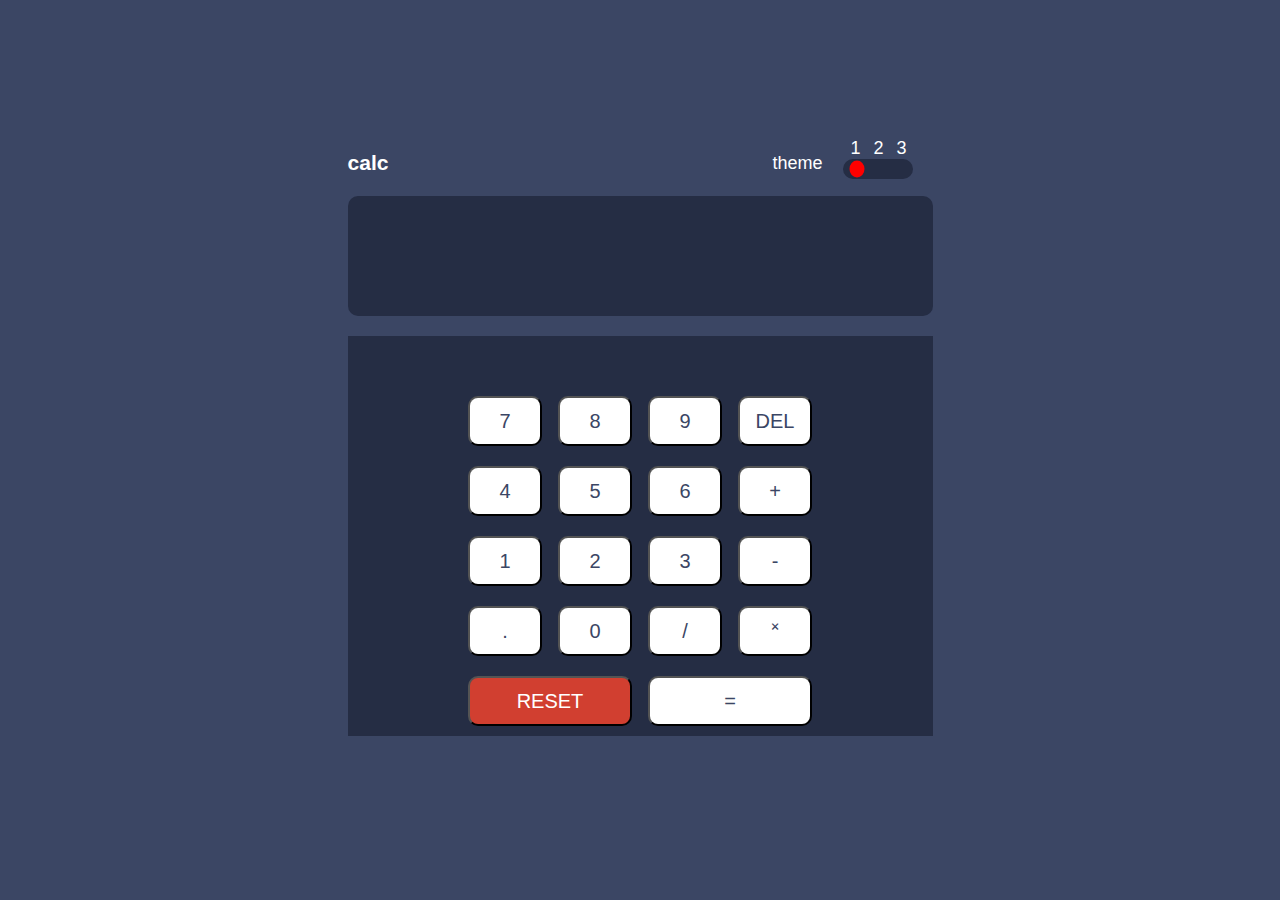
<file: calculator grid project/index.html>
<!DOCTYPE html>
<html lang="en">
<head>
    <meta charset="UTF-8">
    <meta name="viewport" content="width=device-width, initial-scale=1.0">
    <title>Calculator</title>
    <link rel="stylesheet" href="style.css">
</head>
<body>
    <section>
        <main>
            <div class="calculator-top">
                <div class="inner-top">
                <h3>calc</h3>
                <div class="calc-row">
                    <div class="theme">
                        <p>theme</p>
                    </div>   
                    <div class="theme" id="calc-slid">
                        <div><span>1</span>
                            <span>2</span>
                            <span>3</span>
                        </div>
                        <div class="big-radius">
                            <div class="small-radius">
                        </div>
                    </div>
                </div>
            </div>
            </div>
        <div class='topdecor top'>
            <div data-previousOperand class="output-space"></div>
            <div data-currentOperand class="output-space"></div>
        </div>
    <div class="Calculator-div">
        <div class="demo-top">
            <div class="topdesign"></div>
            <div class="output"></div>
        </div>
       
        <button data-number>7</button>
        <button data-number>8</button>
        <button data-number>9</button>
        <button data-delete class="delete">DEL</button>
        <button data-number>4</button>
        <button data-number>5</button>
        <button data-number>6</button>
        <button data-operation>+</button>
        <button data-number>1</button>
        <button data-number>2</button>
        <button data-number>3</button>
        <button data-operation>-</button>
        <button data-number>.</button>
        <button data-number>0</button>
        <button data-operation>/</button>
        <button data-operation>˟</button>
        <button data-clear class="span-two en">RESET</button>
        <button data-equals class="span-two net">=</button>
    </div>
    </div>
    </main>
</section>
    <script src="app.js"></script>
</body>
</html>
</file>
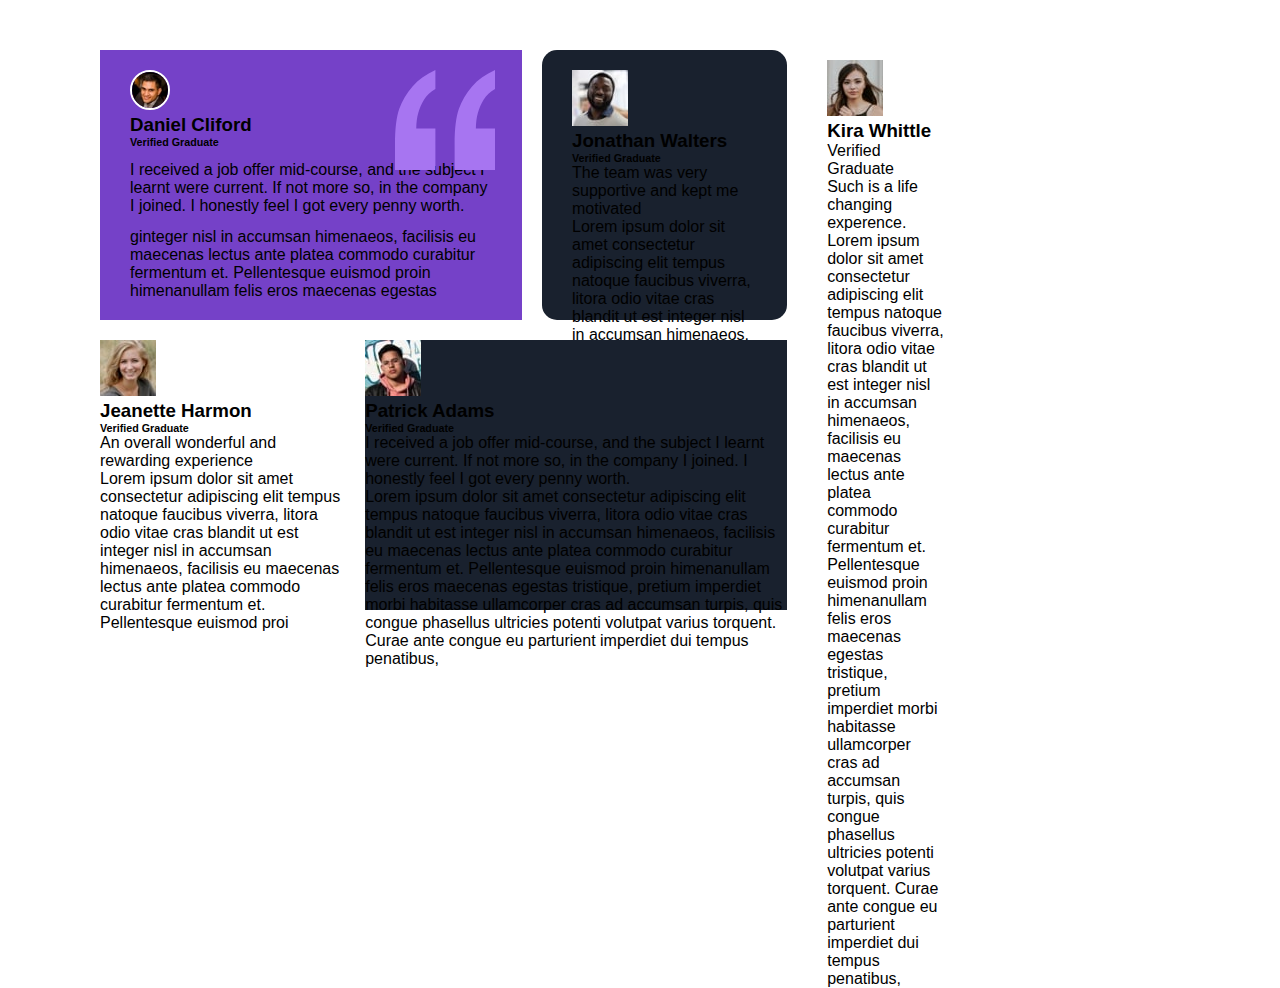
<file: codar assignment correction/index.html>
<!DOCTYPE html>
<html lang="en">
<head>
    <meta charset="UTF-8">
    <meta name="viewport" content="width=device-width, initial-scale=1.0">
    <title>Document</title>
    <link rel="stylesheet" href="index.css">
</head>
<body>
    <main>
        <section id="grid-content">
            <div class="edge col1">   
                <img class="big-img" src="./images/bg-pattern-quotation.svg" alt="daniel">            
                <div class="names-box-one">
                    <img class="profile-img-one" src="./images/image-daniel.jpg" alt="daniel">
                    <div class="names">
                        <h3>Daniel Cliford</h3>
                        <h6>Verified Graduate</h6>
                    </div>
                </div>
                <p class="bold-text">I received a job offer mid-course, and the
                    subject I learnt were current. If not more so, in the
                    company I joined. I honestly feel I got every penny worth.
                </p>
                <p class="light-text">
                ginteger nisl in accumsan himenaeos, facilisis eu maecenas lectus ante platea commodo curabitur fermentum et.
                Pellentesque euismod proin himenanullam felis eros maecenas egestas
                </p>
            </div>

            <div class="edge col2">               
                <div class="names-box-two">
                    <img class="profile-img-two" src="./images/image-jonathan.jpg" alt="daniel">
                    <div class="names">
                        <h3>Jonathan Walters</h3>
                        <h6>Verified Graduate</h6>
                    </div>
                </div>
                <p class="bold-text">The team was very supportive and kept me motivated
                </p>
                <p class="light-text">
                Lorem ipsum dolor sit amet consectetur adipiscing elit tempus natoque faucibus viverra, litora odio vitae cras blandit ut est integer nisl in accumsan himenaeos, facilisis eu maecenas lectus ante platea commodo curabitur fermentum et.
                Pellentesque euismod 
                </p>
            </div>

            <div class="edge col3">               
                <div class="names-box-five">
                    <img class="profile-img-five" src="./images/image-kira.jpg" alt="daniel">
                    <div class="names">
                        <h3>Kira Whittle</h3>
                        <h 6>Verified Graduate</h6>
                    </div>
                </div>
                <p class="bold-text">Such is a life changing experence.
                </p>
                <p class="light-text">
                Lorem ipsum dolor sit amet consectetur adipiscing elit tempus natoque faucibus viverra, litora odio vitae cras blandit ut est integer nisl in accumsan himenaeos, facilisis eu maecenas lectus ante platea commodo curabitur fermentum et.
                Pellentesque euismod proin himenanullam felis eros maecenas egestas tristique, pretium imperdiet morbi habitasse ullamcorper cras ad accumsan turpis, quis congue phasellus ultricies potenti volutpat varius torquent. 
                Curae ante congue eu parturient imperdiet dui tempus penatibus,
                </p>
            </div>

            <div class="edge col4">               
                <div class="names-box-three">
                    <img class="profile-img-three" src="./images/image-jeanette.jpg" alt="daniel">
                    <div class="names">
                        <h3>Jeanette Harmon</h3>
                        <h6>Verified Graduate</h6>
                    </div>
                </div>
                <p class="bold-text">An overall wonderful and rewarding experience
                </p>
                <p class="light-text">
                Lorem ipsum dolor sit amet consectetur adipiscing elit tempus natoque faucibus viverra, litora odio vitae cras blandit ut est integer nisl in accumsan himenaeos, facilisis eu maecenas lectus ante platea commodo curabitur fermentum et.
                Pellentesque euismod proi
                </p>
            </div>

            <div class="edge col5">               
                <div class="names-box-four">
                    <img class="profile-img-four" src="./images/image-patrick.jpg" alt="daniel">
                    <div class="names">
                        <h3>Patrick Adams</h3>
                        <h6>Verified Graduate</h6>
                    </div>
                </div>
                <p class="bold-text">I received a job offer mid-course, and the
                    subject I learnt were current. If not more so, in the
                    company I joined. I honestly feel I got every penny worth.
                </p>
                <p class="light-text">
                Lorem ipsum dolor sit amet consectetur adipiscing elit tempus natoque faucibus viverra, litora odio vitae cras blandit ut est integer nisl in accumsan himenaeos, facilisis eu maecenas lectus ante platea commodo curabitur fermentum et.
                Pellentesque euismod proin himenanullam felis eros maecenas egestas tristique, pretium imperdiet morbi habitasse ullamcorper cras ad accumsan turpis, quis congue phasellus ultricies potenti volutpat varius torquent. 
                Curae ante congue eu parturient imperdiet dui tempus penatibus,
                </p>
            </div>

                
           
                
        </section>
    </main>
</body>
</html>
</file>
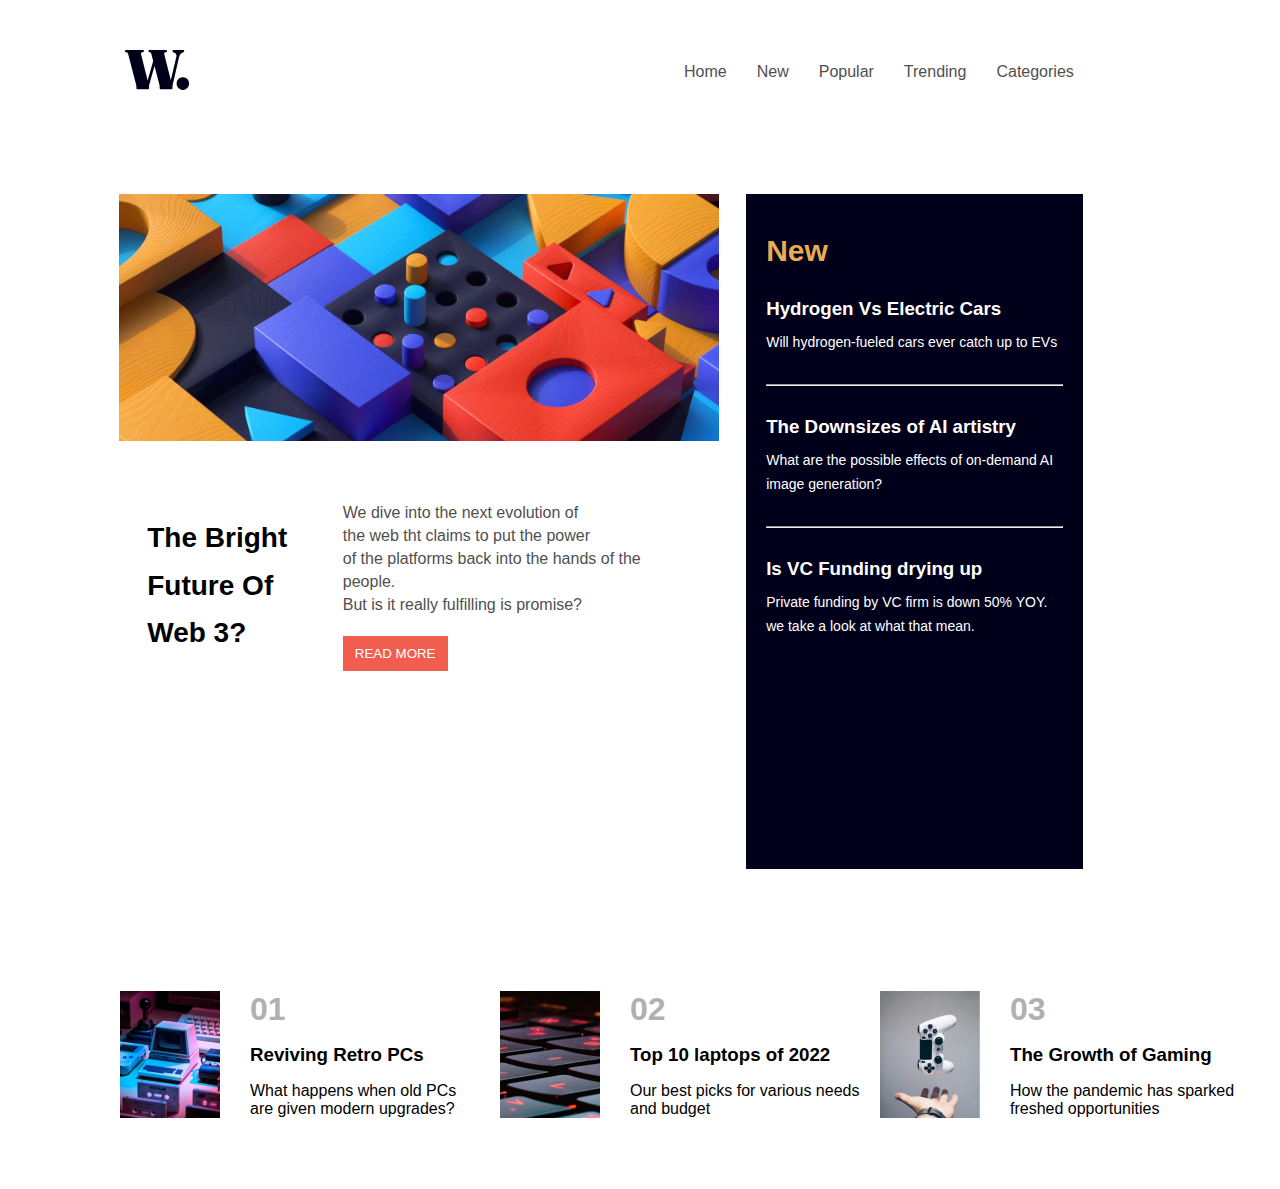
<file: codar assignment1/index.html>
<!DOCTYPE html>
<html lang="en">
<head>
    <meta charset="UTF-8">
    <meta name="viewport" content="width=device-width, initial-scale=1.0">
    <title>Document</title>
    <link rel="stylesheet" href="style.css">
</head>
<body>
    <header>
     <div class="navbar">
        <div class="image">
        <img src="./images/logo.svg" alt="" class="logo1">
    </div>
        <nav>
            <img src="./images/icon-menu.svg" alt="" class="menu">
            <ul>
               
                <li><a href="">Home</a></li>
                <li><a href="">New</a></li>
                <li><a href="">Popular</a></li>
                <li><a href="">Trending</a></li>
                <li><a href="">Categories</a></li>
            </ul>
        </nav>
     </div>
    </header>

    <main>
        <section id="mid-design">
            <div class="container1">
                <img src="./images/image-web-3-desktop.jpg" alt="" class="image-real">
                <img src="./images/image-web-3-mobile.jpg" alt="" class="disappear">
                <div class="compart1">
                    <h1>The Bright Future Of Web 3?</h1>
                 <div class="text-context">
                    <p>We dive into the next evolution of<br> the web tht claims to
                    put the power <br> of the platforms back into the hands of
                    the people.<br>  But is it really fulfilling is promise?</p>

                    <button>READ MORE</button>
                 </div>
                </div>
            </div>

            <div class="container2">
                <h1>New</h1>

                <div class="new-text">
                    <h3>Hydrogen Vs Electric Cars</h3>
                    <p>Will hydrogen-fueled cars ever catch up to EVs</p>
                    <hr>
                </div>

                <div class="new-text">
                    <h3>The Downsizes of AI artistry</h3>
                    <p>What are the possible effects of on-demand AI image generation?</p>
                    <hr>
                </div>

                <div class="new-text">
                    <h3>Is VC Funding drying up</h3>
                    <p>Private funding by VC firm is down 50% YOY.
                    we take a look at what that mean.
                    </p>
                </div>

            </div>
        </section>

        <section id="down-design">
       <div class="my-col">
        <img src="./images/image-retro-pcs.jpg" alt="">
        <div class="my-text">
            <h1>01</h1>
            <h3>Reviving Retro PCs</h3>
            <p>What happens when old PCs <br>are given modern upgrades?</p>
        </div>
        </div>
       </div>

       <div class="my-col">
        <img src="./images/image-top-laptops.jpg" alt="">
        <div class="my-text">
            <h1>02</h1>
            <h3>Top 10 laptops of 2022</h3>
            <p>Our best picks for various needs and budget</p>
        </div>
       </div>

       <div class="my-col">
        <img src="./images/image-gaming-growth.jpg" alt="">
        <div class="my-text">
            <h1>03</h1>
            <h3>The Growth of Gaming</h3>
            <p>How the pandemic has sparked freshed opportunities</p>
        </div>
       </div>
        </section>

       
    </main>
</body>
</html>
</file>
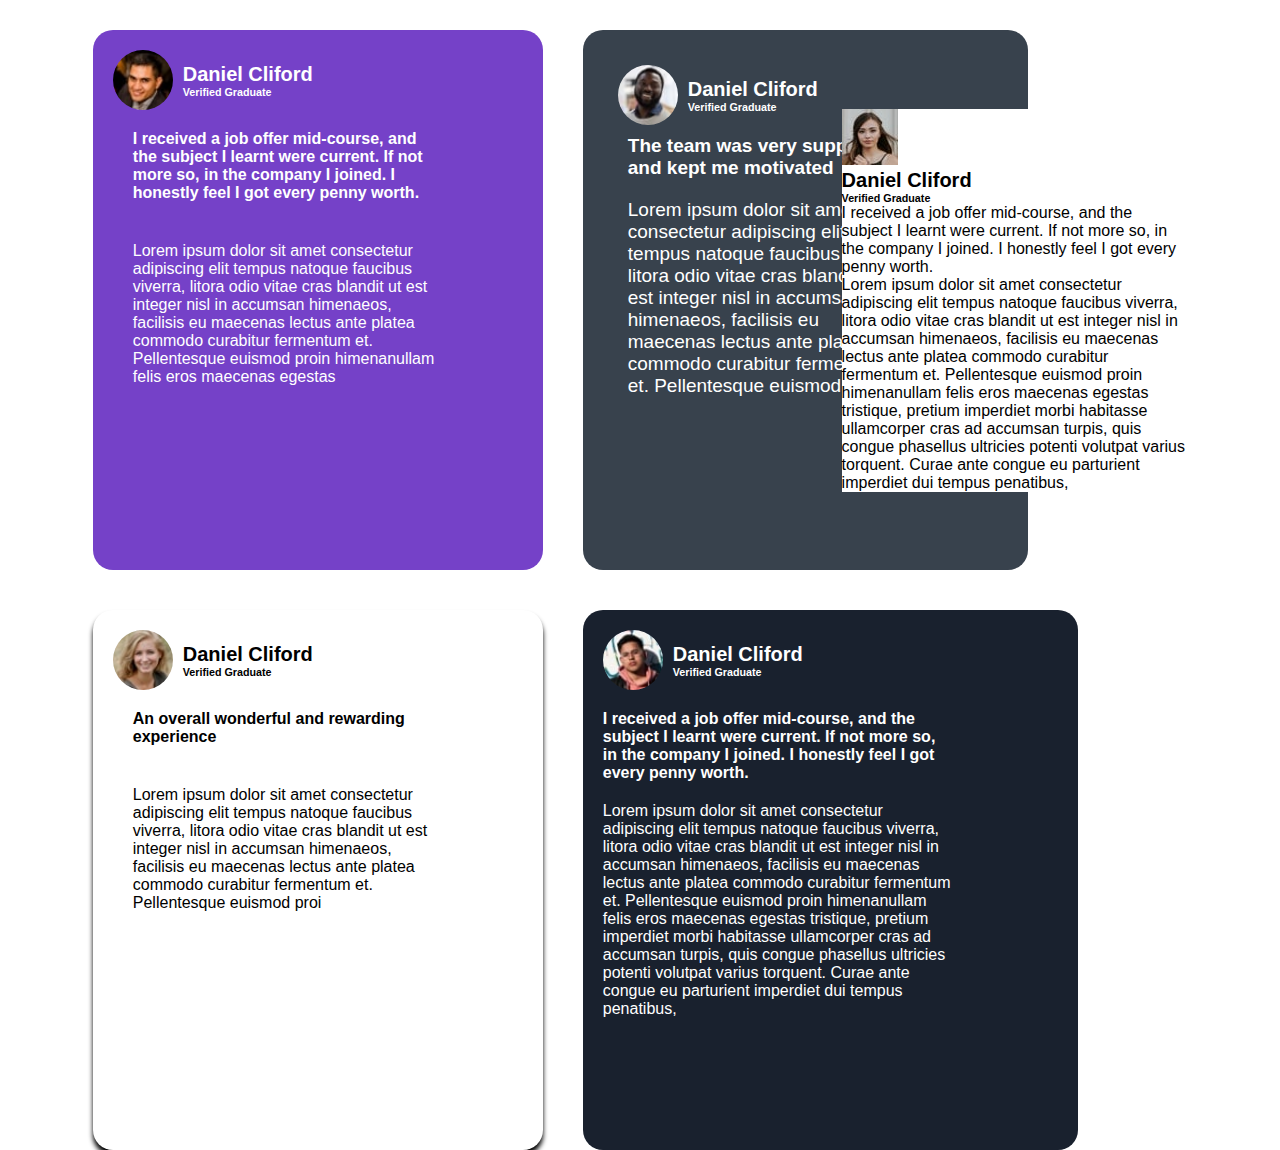
<file: codar assignment3/index.html>
<!DOCTYPE html>
<html lang="en">
<head>
    <meta charset="UTF-8">
    <meta name="viewport" content="width=device-width, initial-scale=1.0">
    <title>Document</title>
    <link rel="stylesheet" href="style.css">
</head>
<body>
    <main>
        <section id="broad-content">
            <div class="edge col1">               
                    <div class="names-box">
                        <img src="./images/image-daniel.jpg" alt="daniel">
                    <div class="names">
                        <h3>Daniel Cliford</h3>
                        <h6>Verified Graduate</h6>
                    </div>
                    </div>
                    <p class="bold-text">I received a job offer mid-course, and the
                        subject I learnt were current. If not more so, in the
                        company I joined. I honestly feel I got every penny worth.
                    </p>
                    <p class="light-text">
                    Lorem ipsum dolor sit amet consectetur adipiscing elit tempus natoque faucibus viverra, litora odio vitae cras blandit ut est integer nisl in accumsan himenaeos, facilisis eu maecenas lectus ante platea commodo curabitur fermentum et.
                    Pellentesque euismod proin himenanullam felis eros maecenas egestas
                    </p>
                </div>

                <div class="edge col2">               
                    <div class="names-box">
                        <img src="./images/image-jonathan.jpg" alt="daniel">
                    <div class="names">
                        <h3>Daniel Cliford</h3>
                        <h6>Verified Graduate</h6>
                    </div>
                    </div>
                    <p class="bold-text">The team was very supportive and kept me motivated
                    </p>
                    <p class="light-text">
                    Lorem ipsum dolor sit amet consectetur adipiscing elit tempus natoque faucibus viverra, litora odio vitae cras blandit ut est integer nisl in accumsan himenaeos, facilisis eu maecenas lectus ante platea commodo curabitur fermentum et.
                    Pellentesque euismod 
                    </p>
                </div>

                <div class="edge col3">               
                    <div class="names-box">
                        <img src="./images/image-jeanette.jpg" alt="daniel">
                    <div class="names">
                        <h3>Daniel Cliford</h3>
                        <h6>Verified Graduate</h6>
                    </div>
                    </div>
                    <p class="bold-text">An overall wonderful and rewarding experience
                    </p>
                    <p class="light-text">
                    Lorem ipsum dolor sit amet consectetur adipiscing elit tempus natoque faucibus viverra, litora odio vitae cras blandit ut est integer nisl in accumsan himenaeos, facilisis eu maecenas lectus ante platea commodo curabitur fermentum et.
                    Pellentesque euismod proi
                    </p>
                </div>

                <div class="edge col4">               
                    <div class="names-box">
                        <img src="./images/image-patrick.jpg" alt="daniel">
                    <div class="names">
                        <h3>Daniel Cliford</h3>
                        <h6>Verified Graduate</h6>
                    </div>
                    </div>
                    <p class="bold-text">I received a job offer mid-course, and the
                        subject I learnt were current. If not more so, in the
                        company I joined. I honestly feel I got every penny worth.
                    </p>
                    <p class="light-text">
                    Lorem ipsum dolor sit amet consectetur adipiscing elit tempus natoque faucibus viverra, litora odio vitae cras blandit ut est integer nisl in accumsan himenaeos, facilisis eu maecenas lectus ante platea commodo curabitur fermentum et.
                    Pellentesque euismod proin himenanullam felis eros maecenas egestas tristique, pretium imperdiet morbi habitasse ullamcorper cras ad accumsan turpis, quis congue phasellus ultricies potenti volutpat varius torquent. 
                    Curae ante congue eu parturient imperdiet dui tempus penatibus,
                    </p>
                </div>
                
        </section>

        <section id="slim-content">
            <div class="down-big-container">
                <img src="./images/image-kira.jpg" alt="">
                <div class="names">
                    <h3>Daniel Cliford</h3>
                    <h6>Verified Graduate</h6>
                </div>
                <p>I received a job offer mid-course, and the
                    subject I learnt were current. If not more so, in the
                    company I joined. I honestly feel I got every penny worth.
                </p>
                <blockquote>
                Lorem ipsum dolor sit amet consectetur adipiscing elit tempus natoque faucibus viverra, litora odio vitae cras blandit ut est integer nisl in accumsan himenaeos, facilisis eu maecenas lectus ante platea commodo curabitur fermentum et.
                Pellentesque euismod proin himenanullam felis eros maecenas egestas tristique, pretium imperdiet morbi habitasse ullamcorper cras ad accumsan turpis, quis congue phasellus ultricies potenti volutpat varius torquent. 
                Curae ante congue eu parturient imperdiet dui tempus penatibus,
                </blockquote>
            </div>
        </div>
        </section>
    </main>
</body>
</html>
</file>
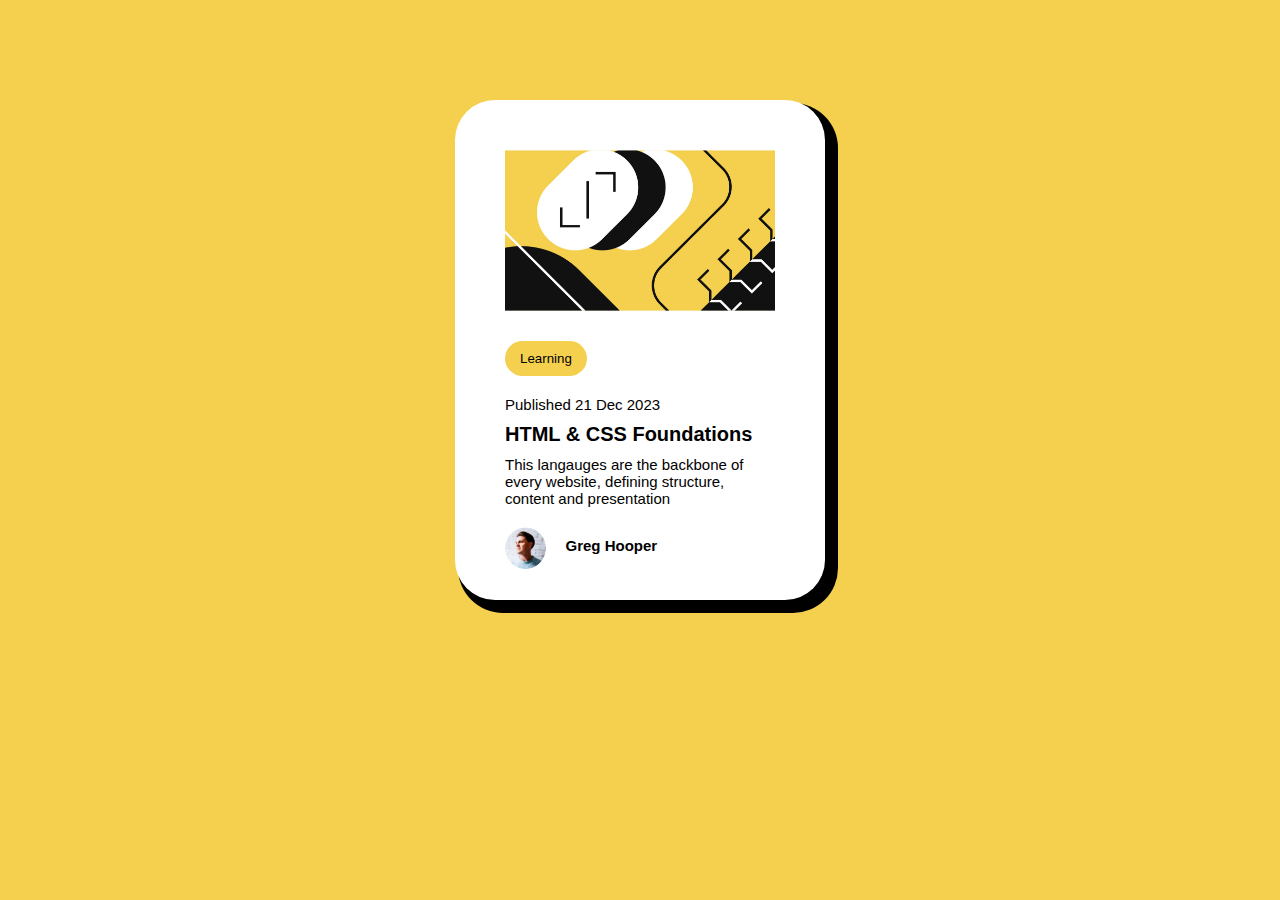
<file: codar template1/index.html>
<!DOCTYPE html>
<html lang="en">
<head>
    <meta charset="UTF-8">
    <meta name="viewport" content="width=device-width, initial-scale=1.0">
    <title>Document</title>
    <link rel="stylesheet" href="style.css">
</head>
<body>
    <main>
    <div class="container">
        <img src="./images/illustration-article.jpg" alt="">
        <div class="butt">
        <button>Learning</button>
    </div>
        <p>Published 21 Dec 2023</p>
        <h1>HTML & CSS Foundations</h1>
        <p>This langauges are the backbone of every website,
        defining structure, content and presentation</p>
        <div class="contentimg">
            <img src="./images/image-avatar.webp" alt="html image">
            <h3>Greg Hooper</h3>
        </div>
    </div>
</main>
</body>
</html>
</file>
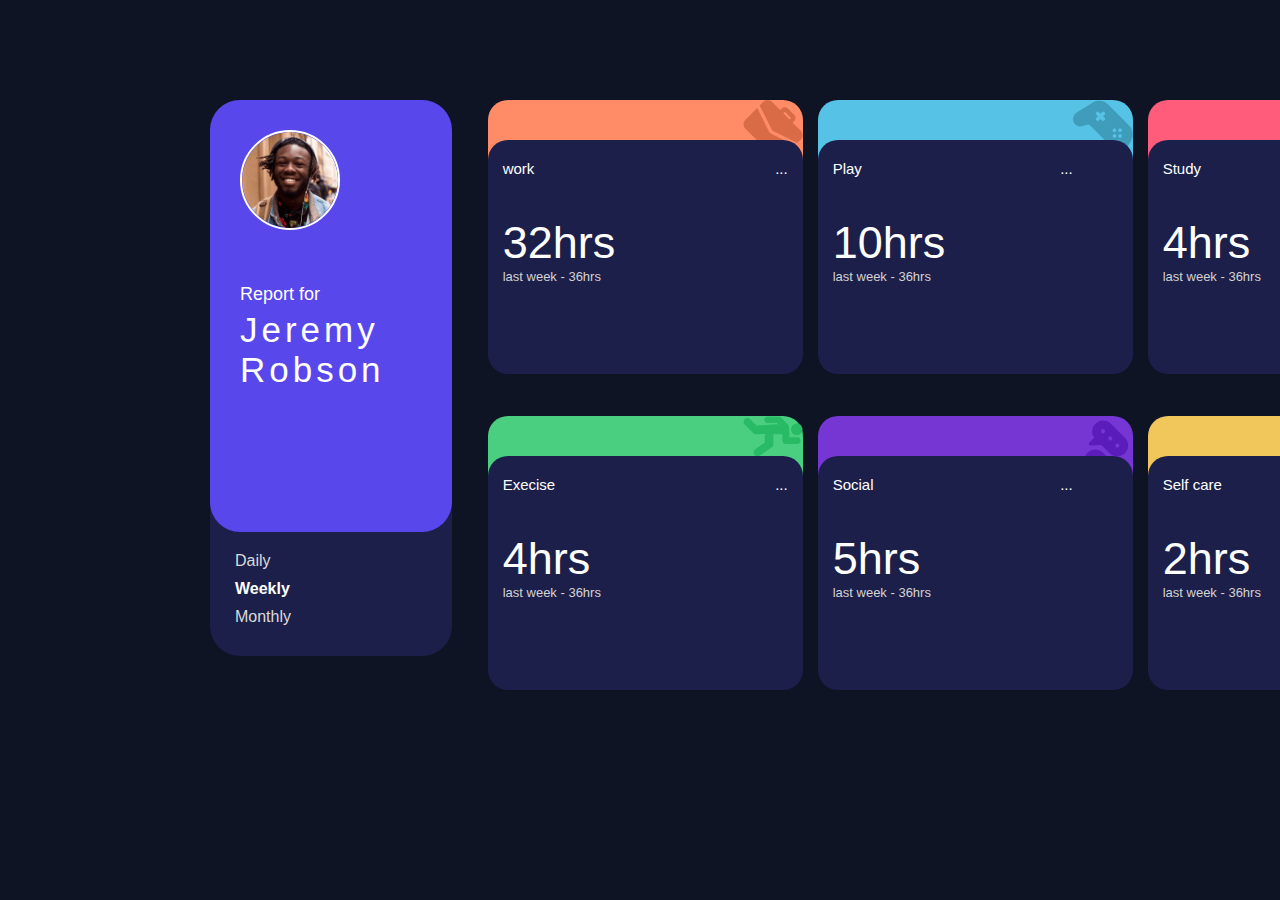
<file: codar week 2 lesson/index.html>
<!DOCTYPE html>
<html lang="en">
<head>
    <meta charset="UTF-8">
    <meta name="viewport" content="width=device-width, initial-scale=1.0">
    <title>Document</title>
    <link rel="stylesheet" href="style.css">
</head>
<body>
<section>
   <main class="enx">
     <div class="container1">
       <div class="profile">
          <img src="./images/image-jeremy.png" alt="">
             <div class="profile-text">
                <h6>Report for</h6>
                <h2>Jeremy Robson</h2>
            </div>
     </div>
     <ul>
        <li>Daily</li>
        <li class="sp-color">Weekly</li>
        <li>Monthly</li>
     </ul>
    </div>

    <div class="container2">
   <div class="out-container work">
    <img src="./images/icon-work.svg" alt="">
    <div class="inner-container">
        <div class="inner-text1">
            <h5>work</h5>
           <h6>...</h6>
        </div>

        <div class="inner-text2">
           <h1>32hrs</h1>
           <h6>last week - 36hrs</h6>
        </div>
    </div>
   </div>

   <div class="out-container play">
    <img src="./images/icon-play.svg" alt="">
    <div class="inner-container">
        <div class="inner-text1">
            <h5>Play</h5>
           <h6>...</h6>
        </div>

        <div class="inner-text2">
           <h1>10hrs</h1>
           <h6>last week - 36hrs</h6>
        </div>
    </div>
   </div>

   <div class="out-container study">
    <img src="./images/icon-study.svg" alt="">
    <div class="inner-container">
        <div class="inner-text1">
            <h5>Study</h5>
           <h6>...</h6>
        </div>

        <div class="inner-text2">
           <h1>4hrs</h1>
           <h6>last week - 36hrs</h6>
        </div>
    </div>
   </div>

   <div class="out-container execise">
    <img src="./images/icon-exercise.svg" alt="">
    <div class="inner-container">
        <div class="inner-text1">
            <h5>Execise</h5>
           <h6>...</h6>
        </div>

        <div class="inner-text2">
           <h1>4hrs</h1>
           <h6>last week - 36hrs</h6>
        </div>
    </div>
   </div>

   <div class="out-container social">
    <img src="./images/icon-social.svg" alt="">
    <div class="inner-container">
        <div class="inner-text1">
            <h5>Social</h5>
           <h6>...</h6>
        </div>

        <div class="inner-text2">
           <h1>5hrs</h1>
           <h6>last week - 36hrs</h6>
        </div>
    </div>
   </div>

   <div class="out-container selfcare">
    <img src="./images/icon-self-care.svg" alt="">
    <div class="inner-container">
        <div class="inner-text1">
            <h5>Self care</h5>
           <h6>...</h6>
        </div>

        <div class="inner-text2">
           <h1>2hrs</h1>
           <h6>last week - 36hrs</h6>
        </div>
    </div>
   </div>

</div>

</main>

</body>
</html>
</file>
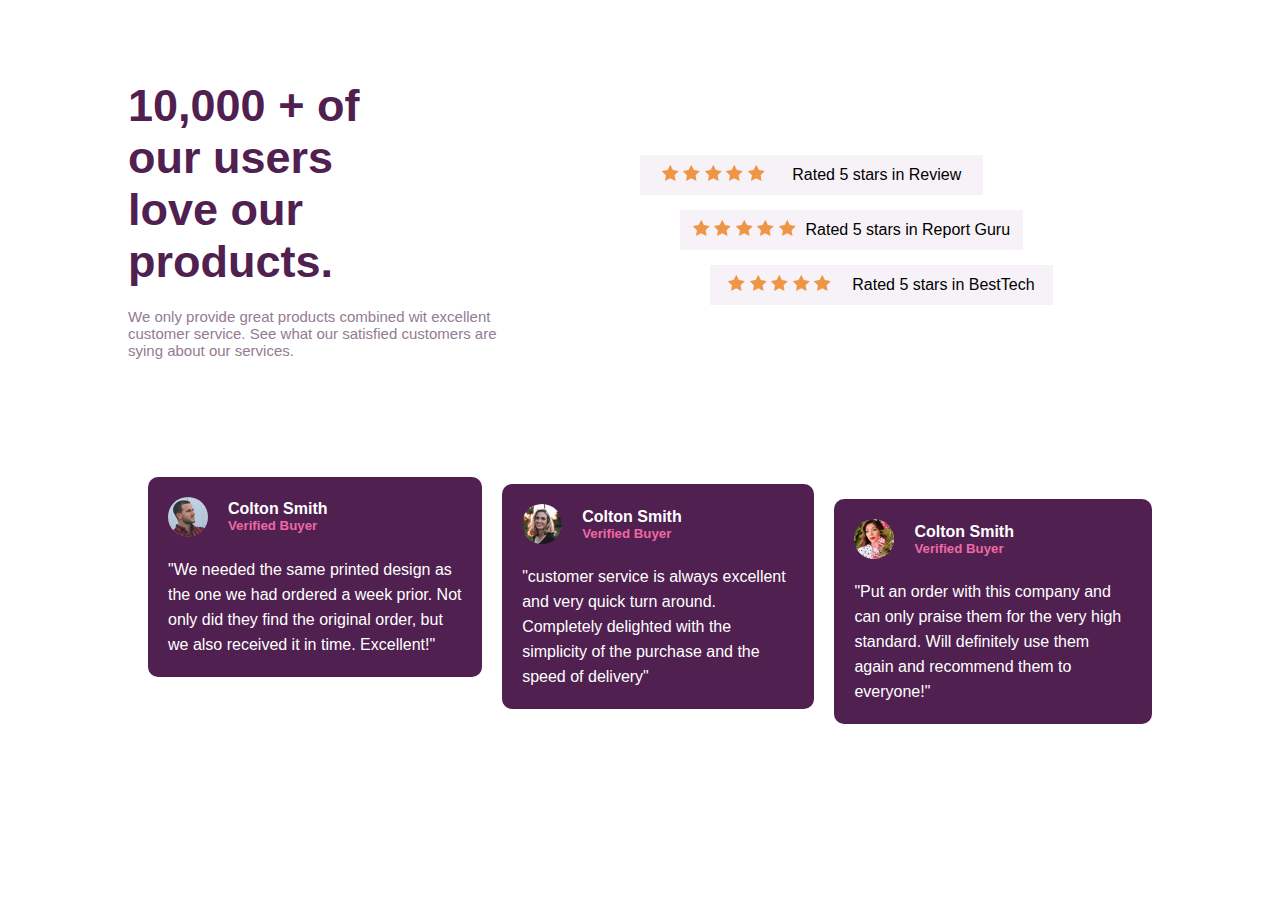
<file: flex & grid project/index.html>
<!DOCTYPE html>
<html lang="en">
<head>
    <meta charset="UTF-8">
    <meta name="viewport" content="width=device-width, initial-scale=1.0">
    <title>Document</title>
    <link rel="stylesheet" href="style.css">
</head>
<body>
    <main>
        <section id="updesign">
            <div class="text-content">
                <h1>10,000 <span>+</span> of our
                    users love our 
                    products.</h1>
                <p>
                    We only provide great products combined wit excellent
                    customer service. See what our satisfied customers are
                    sying about our services.</p>
            </div>
            <div class="rating-content">
                <div class="single-rating col1">
                    <div class="stars">
                        <img src="./images/icon-star.svg" alt="">
                        <img src="./images/icon-star.svg" alt="">
                        <img src="./images/icon-star.svg" alt="">
                        <img src="./images/icon-star.svg" alt="">
                        <img src="./images/icon-star.svg" alt="">
                    </div>
                    <div class="star-review">
                        <p>Rated 5 stars in Review</p>
                    </div>
                </div>

                <div class="single-rating col2">
                    <div class="stars">
                        <img src="./images/icon-star.svg" alt="">
                        <img src="./images/icon-star.svg" alt="">
                        <img src="./images/icon-star.svg" alt="">
                        <img src="./images/icon-star.svg" alt="">
                        <img src="./images/icon-star.svg" alt="">
                    </div>
                    <div class="star-review">
                        <p>Rated 5 stars in Report Guru</p>
                    </div>
                </div>

                <div class="single-rating col3">
                    <div class="stars">
                        <img src="./images/icon-star.svg" alt="">
                        <img src="./images/icon-star.svg" alt="">
                        <img src="./images/icon-star.svg" alt="">
                        <img src="./images/icon-star.svg" alt="">
                        <img src="./images/icon-star.svg" alt="">
                    </div>
                    <div class="star-review">
                        <p>Rated 5 stars in BestTech</p>
                    </div>
                </div>
            </div>
        </section>

        <section id="downdesign">
      <div class="testimonial discourse1">
            <div class="img-box">
                <img src="./images/image-colton.jpg" alt="">
                <div class="img-title">
                    <h4>Colton Smith</h4>
                    <h5>Verified Buyer</h5>
                </div>
            </div>
        <p>"We needed the same printed design as
            the one we had ordered a week prior. Not only did they find the original order, but
            we also received it in time. Excellent!"</p>
    </div>

    <div class="testimonial discourse2">
        <div class="img-box">
            <img src="./images/image-irene.jpg" alt="">
            <div class="img-title">
                <h4>Colton Smith</h4>
                <h5>Verified Buyer</h5>
            </div>
        </div>
    <p>"customer service is always excellent
        and very quick turn around. Completely
        delighted with the simplicity of the
        purchase and the speed of delivery"</p>
</div>

<div class="testimonial discourse3">
    <div class="img-box">
        <img src="./images/image-anne.jpg" alt="">
        <div class="img-title">
            <h4>Colton Smith</h4>
            <h5>Verified Buyer</h5>
        </div>
    </div>
<p>"Put an order with this company and can
    only praise them for the very high
    standard. Will definitely use them again
    and recommend them to everyone!"</p>
</div>
        </section>
    </main>
</body>
</html>
</file>
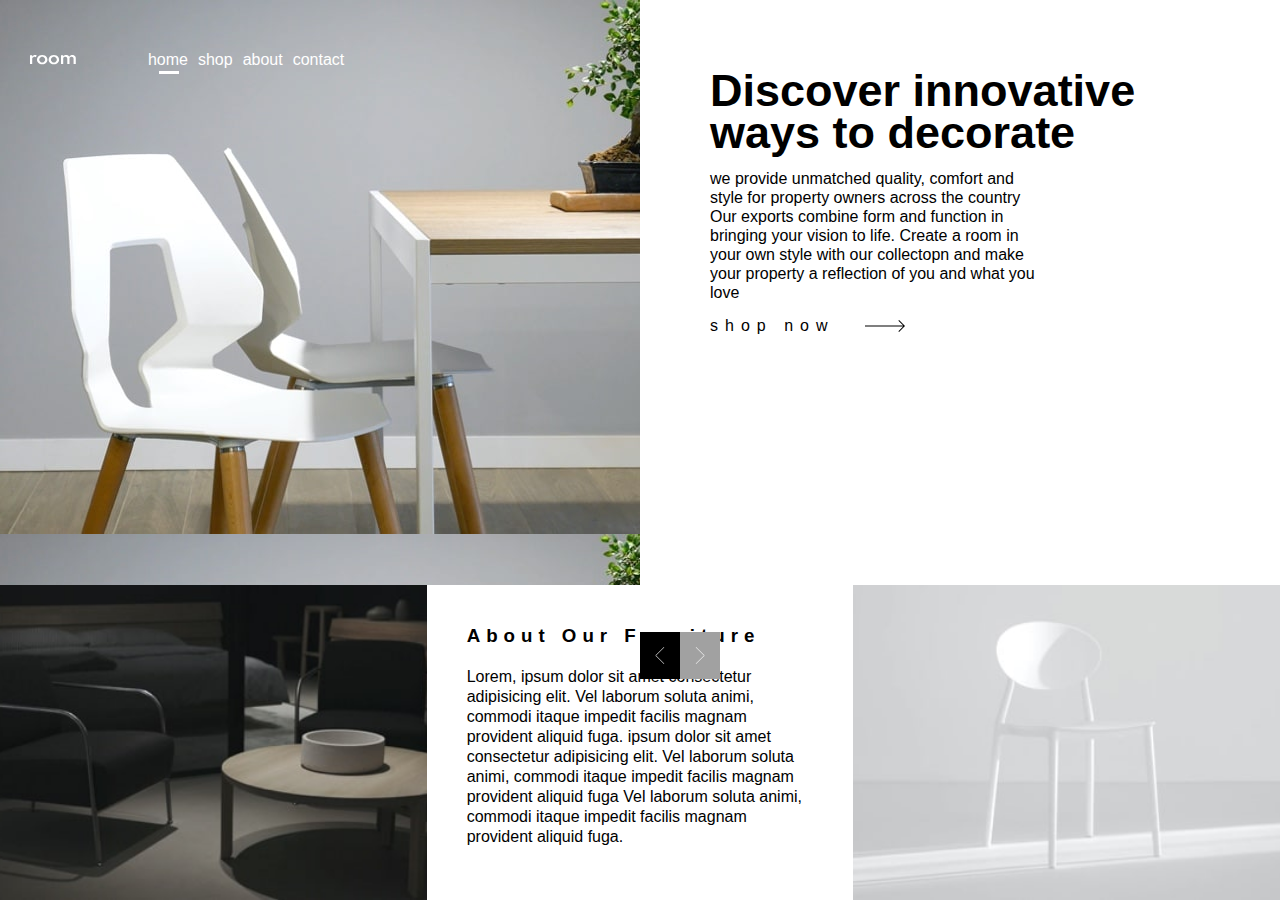
<file: grid assignment1/index.html>
<!DOCTYPE html>
<html lang="en">
<head>
    <meta charset="UTF-8">
    <meta name="viewport" content="width=device-width, initial-scale=1.0">
    <title>Document</title>
    <link rel="stylesheet" href="style.css">
</head>
<body>
    <main>
     <section id="top-design">
     <div class="img-nav">
          <div class="header-nav">
            <img src="./images/logo.svg" alt="" class="logo">
            <nav>
                <ul>
                    <li class="hom-line">home</li>
                    <li>shop</li>
                    <li>about</li>
                    <li>contact</li>
                </ul>
            </nav>
            <img src="./images/icon-hamburger.svg" alt="" class="menu">
        </div>
    </div>
        <div class="text-content">
            <div class="inner-content">
            <h1>Discover innovative <br> ways to decorate</h1>
            <p class="lines">we provide unmatched quality, comfort and style for property owners across the country
                Our exports combine form and function in bringing your vision to life. Create a room
                in your own style with our collectopn and make your property a reflection of you and 
                what you love</p>
          
            <div class="btn-shop">
                <p>shop now</p>
                <img src="./images/icon-arrow.svg" alt="">
            </div>
        </div>    
            <div class="slide-img">
                <img src="./images/icon-angle-left.svg" alt="" class="black-img">
                <img src="./images/icon-angle-right.svg" alt="" class="brown-img">
            </div>
        </div>
     </section>

     <section id="down-design">
        <div class="col1"></div>
        <div class="col2">
            <h3>About Our Furniture</h3>
            <p>Lorem, ipsum dolor sit amet consectetur adipisicing elit. 
                Vel laborum soluta animi, commodi itaque impedit facilis magnam provident aliquid fuga.
                ipsum dolor sit amet consectetur adipisicing elit. 
                Vel laborum soluta animi, commodi itaque impedit facilis magnam provident aliquid fuga
                Vel laborum soluta animi, commodi itaque impedit facilis magnam provident aliquid fuga.
                </p>
        </div>
        <div class="col3"></div>
     </section>
    </main>
</body>
</html>
</file>
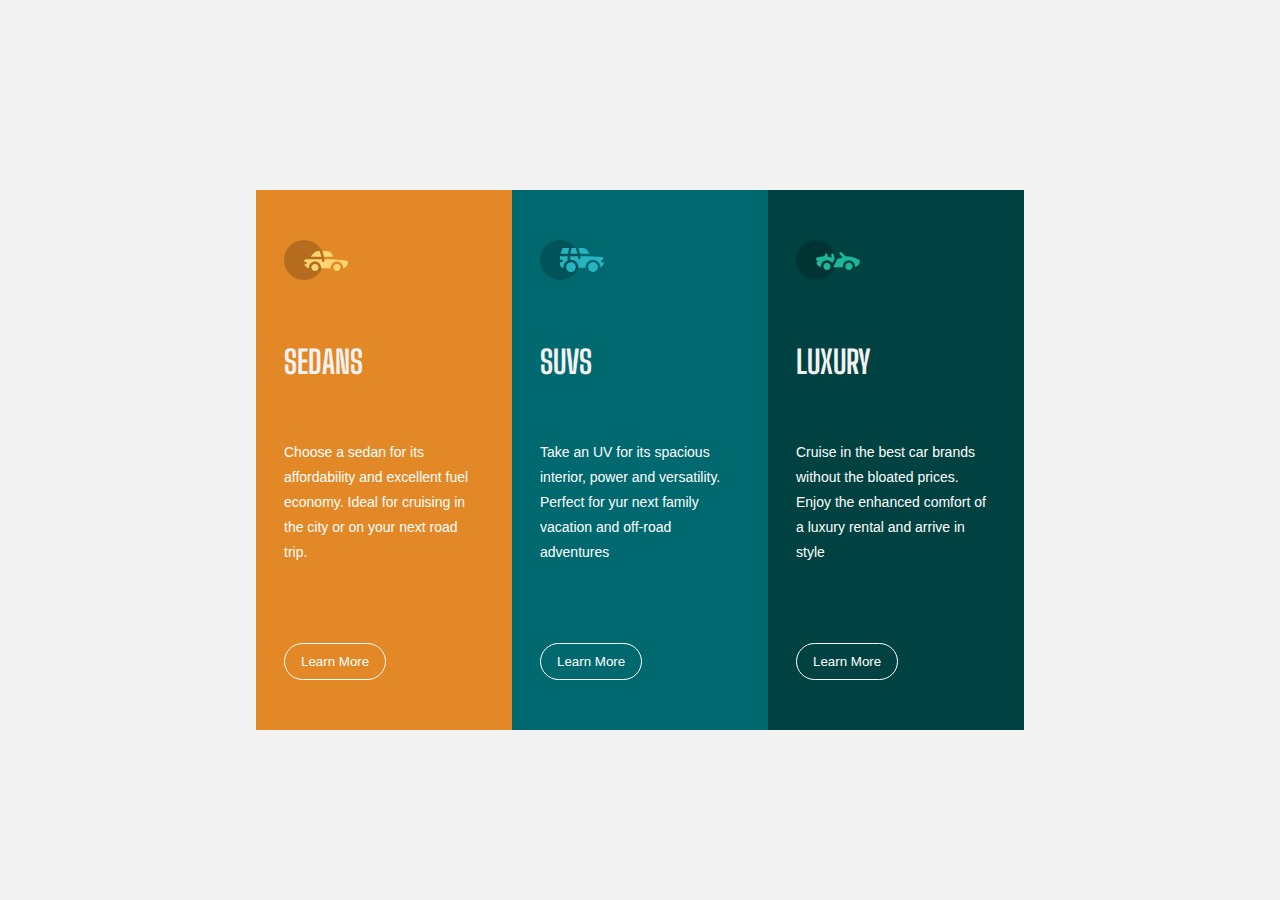
<file: grid assignment2/index.html>
<!DOCTYPE html>
<html lang="en">
<head>
    <meta charset="UTF-8">
    <meta name="viewport" content="width=device-width, initial-scale=1.0">
    <title>Document</title>
    <link rel="stylesheet" href="style.css">
</head>
<body>
    <main>
        <div class="container">
            <div class="col1">
                <img src="./images/icon-sedans.svg" alt="">
                <h2>SEDANS</h2>
                <p>Choose a sedan for its affordability and excellent fuel economy. Ideal for cruising
                    in the city or on your next road trip.</p>
                <button type="button">Learn More</button>
            </div>

            <div class="col2">
                <img src="./images/icon-suvs.svg" alt="">
                <h2>SUVS</h2>
                <p>Take an UV for its spacious interior, power and versatility. Perfect for yur next 
                    family vacation and off-road adventures</p>
                <button type="button">Learn More</button>
            </div>

            <div class="col3">
                <img src="./images/icon-luxury.svg" alt="">
                <h2>LUXURY</h2>
                <p>Cruise in the best car brands without the bloated prices. Enjoy the enhanced comfort
                    of a luxury rental and arrive in style</p>
                <button type="button">Learn More</button>
            </div>
        </div>
    </main>
</body>
</html>
</file>
<file: calculator grid project/style.css>
*, *::before, *::after{
    box-sizing: border-box;
    font-family: 'nexa', sans-serif;
    font-weight: normal;
} 

body{
    margin: 0;
    background: #3b4664;
    padding-top: 30px;
    padding-bottom: 30px;
}

.Calculator-div {
    display: grid;
    justify-content: center;
    align-content: center;
    grid-template-columns: repeat(4, 90px);
    grid-template-rows: minmax(50px, auto) repeat(5, 70px);
    background-color: #252d44;
    width: 65vh;
    max-height: 400px;
    margin: auto;
}

.Calculator-div button{
    font-size: 20px;
    color: #3b4664;
    background-color: white;
    box-shadow: 1px 1px 2 0.5px grey;
    border-radius: 10px;
    outline: none;
    margin: 10px 8px;
    cursor: pointer;
}

.demo-top{
    grid-column: 1/-1;
  
}

.Calculator-div .span-two{
    grid-column: span 2;
}

.Calculator-div .en{
    background-color: #d13f30;
    color: white;
}

main{
    padding-top: 100px;
}

.topdecor{
    display: grid;
    grid-template-columns: repeat(1, 50px);
    grid-template-rows: repeat(2, 60px);
    background-color: #252d44;
    align-items: center;
    justify-content: flex-end;
    width: 65vh;
    margin: auto;
    position: relative;
    cursor: pointer;
}

.top{
    margin-bottom: 20px;
    border-radius: 10px;
}

.output-space{
    position: absolute;
    bottom: 20px;
    right: 20px;
    word-wrap: break-word;
    word-break: break-all;
    font-weight: bolder;
    font-size: 35px;
    text-align: right;
    color: #fff;
}

.calculator-top{
    display: grid;
    align-items: center;
    justify-content: center;
    margin: auto;
    font-size: 18px;
    color: white;
    cursor: pointer;
}

.inner-top{
    display: flex;
    justify-content: space-between;
}

.inner-top h3{
    font-weight: bolder;
    color: white;
}

.calc-row{
    display: flex;
    flex-direction: row;
    align-items: center;
    justify-content: space-around;
}

.theme{
padding-right: 20px;  
}

.theme span{
    margin-left: 8px;
}

.big-radius{
    background-color: #252d44;
    padding: 10px 35px;
    border-radius: 15px;
    margin-bottom: 10px;
    position: relative;
}


.big-radius::before{
    content: '';
    display: block;  
    background-color: red;
    width: 15px;
    height: 17px;
    border-radius: 50%;
    position: absolute;
    top: 50%;
    left: 50%;
    transform: translate(-190%, -50%);
}

html{
    scroll-behavior: smooth;
}

button:hover{
    background-color: #e6f785;
}
</file>
<file: codar assignment correction/index.css>
*{
    padding: 0px;
    margin: 0px;
    box-sizing: border-box;
}

main{
    width: 100%;
    min-height: 100vh;
    padding: 50px 100px 0 100px;
}

body{
    font-family: "Balow Semi Condense", sans-serif;
}

#grid-content{
    width: 80%;
    height: 60vh;

    display: grid;
    grid-template-columns: repeat(10, 1fr);
    grid-template-rows: 270px 270px 500px;
    grid-gap:20px 20px;
}

.col1{
    width: 100%;
    grid-column: 1/6;
    grid-row: 1/2;
    position: relative;
    padding: 20px 30px;

    display: flex;
    flex-direction: column;
    justify-content: space-between;
    align-items: start;
    background-color: hsl(263, 55%, 52%);
}

.big-img{
    width: 100px;
    height: 100px;
    position: absolute;
    left: 70%;
}

.col2{
    width: 100%;
    grid-column: 6/9;
    grid-row: 1/2;

    display: flex;
    flex-direction: column;
    align-items: start;
    background-color: hsl(219, 29%, 14%);
    padding: 20px 30px;
    border-radius: 15px;
}

.col3{
    width: 100%;
    grid-column: 9/11;
    grid-row: 1/3;
    padding: 10px 20px;
    display: flex;
    flex-direction: column;
    justify-content: space-between;
}

.col4{
    width: 100%;
    grid-column: 1/4;
    grid-row: 2/3;

    display: flex;
    flex-direction: column;
}

.col5{
    width: 100%;
    grid-column: 4/9;
    grid-row: 2/3;

    display: flex;
    flex-direction: column;
    background-color: hsl(219, 29%, 14%);
}

.name-box-one{
    width: 40%;
    display: flex;
    flex-direction: row;
    justify-content: space-between;
    align-items: center;
}


.profile-img-one{
 width: 40px;
 height: 40px;
 border-radius: 50%;
 border: 2px solid #fff;
}




@media only screen and (max-width: 769px){
   main{
    padding: 50px 50px 0 50px !important;
   }

   #grid-content{
    min-height: 100vh !important;   
    grid-template-columns: repeat(auto-fit, minmax(320px, 1fr));
   }
}
</file>
<file: codar assignment1/style.css>
*{
    padding: 0;
    margin: 0;
    box-sizing: border-box;
    font-family: 'inter-bold', sans-serif;
}

body{
 background-color: white;
 margin: auto;
}

header{
    max-width: 96%;
}

main{
    padding: 50px 60px 50px 120px;
  
}

.navbar{
    display: flex;
    align-items: center;
    justify-content: space-between;
    flex-direction: row;
    padding: 50px 125px;
}

.menu{
    display: none;
}

nav ul{
    display: flex;
    flex-direction: row;
    align-items: center;
    justify-content: start;
}

nav ul li{
    text-decoration: none;
    padding-right: 30px;
    list-style: none;
}

nav ul li a{
    text-decoration: none;
    color: hsl(0, 0%, 31%);
}

.container1 img{
    width: 600px;
}

#mid-design{
    width: 90%;
    height: 75vh;
    display: flex;
    flex-direction: row;
    align-items: center;
    justify-content: space-around;
}

.container1{
    display: flex;
    align-items: center;
    flex-direction: column;
    width: 55%;
    height: 100%;
}

.container1 .disappear{
    display: none;
}

.compart1{
  display: flex;
  align-items: center;
  flex-direction: row;
  justify-content: space-between;
  padding-top: 60px;
}

.compart1 h1{
    font-size: 28px;
    font-weight: 800;
    color: black;
    width: 30%;
    line-height: 170%;
}

.compart1 .text-context{
 padding-left: 35px;
 display: flex;
 flex-direction: column;
 align-items: start;

}

.compart1 button{
    padding: 10px 12px;
    margin-top: 20px;
    background-color:  hsl(5, 85%, 63%);
    color: white;
    outline: none;
    border: none;
}

.compart1 p{
    color: hsl(0, 0%, 31%);
    line-height: 23px;
}

.container2{
    background-color: hsl(240, 100%, 5%);
    width: 34%;
    height: 100%;
    padding: 30px 20px;
}

.container2 .new-text{
    display: grid;
    grid-template-columns: repeat(1, 1fr);
    color: white;
}

.container2 .new-text{
    padding-bottom: 30px;
}

.new-text hr{
    margin-top: 30px;
}

.container2 h1{
    padding-top: 10px;
    padding-bottom: 30px;
    color: hsl(35, 77%, 62%);
    font-size: 30px;
    font-weight: 700;
}

.container2 p{
    padding-top: 10px;
    font-weight: 200;
    line-height: 24px;
    font-size: 14px;
}

#down-design{
    display: flex;
    flex-direction: row;
    align-items: center;
    width: 90%;
    height: 30vh;
    padding-top: 100px;
}

.my-col img{
  width: 100px;
}

.my-col{
    display: flex;
    flex-direction: row;
    align-content: center;
    justify-content: space-between;
}

.my-text{
    padding-left: 30px;
    display: flex;
    flex-direction: column;
    justify-content: space-between;
}

.my-text h1{
    color: hsl(0, 0%, 69%);;
}

.my-text p{
    width: 250px;
}


@media (max-width: 480px){

    nav ul{
        display: none;
    }

    
main{
    padding: 20px 50px;
  
}

    .menu{
        display: block;
    }


    .container1 img{
        width: 5px;
    }

    .navbar{
        display: flex;
        flex-direction: row;
        justify-content: space-between;
        padding: 50px 10px;
    }

    .navbar .logo1{
        padding-left: 30px;
        width: 70px;
    }

    header{
     width: 70%;
    }
    #mid-design{
        width: 70%;
        height: 100%;
        display: flex;
        flex-direction: column;
        align-items: center;
        justify-content: center;
        padding-top: 28px;
    }
    

    .container1{
        display: flex;
        flex-direction: column;
        width: 5vh;
        height: 100vh;
    }

    .image-real{
      display: none;
    }

    .container1 .disappear{
        display: block;
        width: 250px;
    }

    .compart1{
        display: flex;
        flex-direction: column;
        justify-content: start;
        padding-top: 60px;
      }
      
      .compart1 h1{
          font-size: 26px;
          font-weight: 700;
          color: black;
          line-height: 40px;
          width: 230%;
          font-weight: 800;
      }
      
      .compart1 .text-context{
       display: flex;
       flex-direction: column;
       align-items: start;
       width: 100%;
       margin-left: -230px;
       margin-top: 20px;
      }
      
      .compart1 button{
        display: inline-block;
       width: 300%;
       height: 40%;
          padding: 12px 15px;
          margin-top: 20px;
          background-color:  hsl(5, 85%, 63%);
          color: white;
          outline: none;
          border: none;
      }
      
      .compart1 p{
          color: hsl(0, 0%, 31%);
          line-height: 23px;
          width: 900%;
      }
      
      .container2{
          background-color: hsl(240, 100%, 5%);
          width: 100%;
          height: 100%;
          padding: 10px 20px;
      }

      
#down-design{
    display: flex;
    flex-direction: column;
    align-items: center;
    justify-content: space-around;
    width: 85%;
    height: 100%;
    padding: 0px ;
}

.my-col img{
  width: 40px;
}

.my-col{
    display: flex;
    flex-direction: row;
    align-content: center;
    justify-content: space-between;
    padding-top: 40px;
    padding-left: 60px;
    padding-right: 60px;
}

.my-text{
    padding-left: 30px;
    display: flex;
    flex-direction: column;
    justify-content: space-between;
}

.my-text h1{
    color: hsl(0, 0%, 69%);
    font-size: 25px;
    padding-bottom: 10px;
}

.my-text p{
    width: 200px;   
    padding-top: 10px;
    font-size: 14px;
}


 
    
}



@media (max-width: 480px){


    
}
</file>
<file: codar assignment3/style.css>
*{
    padding: 0px;
    margin: 0px;
    box-sizing: border-box;
    font-family: "Barlow Semi Condensed", sans-serif;
}

main{
    width: 90%;
    height: 60vh;
    display: flex;
    flex-direction: row;
    justify-content: space-around;
    margin: auto;
}

body{
    width: 100%;
    padding-top: 30px;
}

#broad-content{
    width: 60%;
    height: 60vh;
    display: grid;
    grid-template-columns: repeat(2, 1fr);
   grid-auto-columns: minmax(100px, auto);
   gap: 40px;
}

.col1{
    width: 100%;
    height: 60vh;
    background-color: hsl(263, 55%, 52%);
    padding: 20px;
    border-radius: 20px;
    color: white;
}

.col1 p{
    max-width: 600px;
    padding: 20px;
    border-radius: 20px;
}

.col2{
    width: 90% ;
    height: 60vh;
    background-color: hsl(211, 16%, 26%);
    padding: 35px;
    border-radius: 20px;
    color: white;
}

.col2 p{
    max-width: 300px;
    font-size: 19px;
    padding: 10px;
} 


.col3{
    width: 50vh;
    height: 60vh;
    background-color: hsl(0, 0%, 100%);
    padding: 20px;
    border-radius: 20px;
    box-shadow: 0 5px 5px #000;
}


.col3 p{
    max-width: 51vh;
    padding: 20px;
}

.col4{
    width: 55vh;
    height: 60vh;
    background-color: hsl(219, 29%, 14%);
    padding: 20px;
   color: white;
   border-radius: 20px;
}

.col1 p{
    max-width: 600px;
}




.names-box{
    display: flex;
    flex-direction: row;
    justify-content: start;
}

.names-box img{
    width: 60px;
    border-radius: 50%;
}

.names-box .names{
    padding-left: 10px;
    display: flex;
    align-items: start;
    flex-direction: column;
    justify-content: center;
}

.names h3{
    font-size: 20px;
}


.edge{
    row-gap: 40px;
}

.edge p{
    width: 350px;
}

.bold-text{
    padding-top: 20px;
    padding-bottom: 20px;
    font-weight: 900;
}

#slim-content{
    width: 30%;
    height: 60vh;
    display: flex;
    justify-content: center;
    align-items:  center;
}

.down-big-container{
    background: #fff;
    color: #000;
}
</file>
<file: codar template1/style.css>
*{
    padding: 0;
    margin: 0;
    list-style: none;
}

body{
    background-color: #f5d04e;
    font-family: 'figtree-variable', sans-serif;
    width: 100%;
}

.container{
  display: flex;
  width: 270px;
  height: 400px;
  background-color: white;
  border-radius: 1px solid black;
  align-items: left;
  justify-content: space-between;
  flex-direction: column;
  margin: auto;
  padding: 50px;
  border-radius: 40px;
  box-shadow: 8px 8px 0px 5px #000;
}

main{
    padding-top: 100px;
}

.container img{
    width: 100%;
}

.container button{
    padding: 10px 15px;
    background-color: #f5d04e;
    border-radius: 20px;
    border: none;
    margin: 30px 0px 20px 0px;
}

.container p{
    font-weight: 200px;
    font-size: 15px;
}

.container h1{
    font-weight: 200px;
    font-size: 20px;
    padding: 10px 0px 10px 0px;
}

.contentimg img{
    width: 15%;
    border-radius: 50%;
}

.contentimg h3{
    font-size: 15px;
    margin-left: 20px;
    margin-top: 10px;
}

.contentimg {
    display: flex;
    flex-direction: row;
    margin-top: 10px;
    padding: 10px 0px 10px 0px;
}




@media (max-width: 480px){
    .container{
        width: 170px;
        height: 300px;
    }
    .container button{
    padding: 5px 8px;
  
    margin: 10px 0px 10px 0px;
    }

    .container p{
        font-weight: 120px;
        font-size: 11px;
    }

    .container h1{
        font-size: 13px;
        font-weight: bolder;
    }

    section{
        margin-bottom: 10px;
    }
}
</file>
<file: codar week 2 lesson/style.css>
*{
    padding: 0;
    margin: 0;
    box-sizing: border-box;
    font-family: 'Rubik', sans-serif;
}

body{
    background-color: hsl(226, 43%, 10%);
    margin-top: 100px;
    margin-bottom: 10px;
}

main{
    width: 70%;
    height: 60%;
    display: flex;
    flex-direction: row;
    justify-content: space-around;
    margin: auto;
}

.container1{
    width: 27%;
    height: 70%;
    background-color:hsl(235, 46%, 20%);
    border-radius: 30px;
}

.profile{
    width: 100%;
    height: 48vh;
    background-color: hsl(246, 80%, 60%);
    padding: 30px 30px 0 30px;
    border-radius: 30px;
}

.container1 img{
    width: 100px;
    border: 2px solid #fff;
    border-radius: 50%;
}

.profile-text{
    display: flex;
    flex-direction: column;
    color: white;
    padding-top: 50px;
    justify-content: start;
    
}

.profile-text h6{
    font-size: 18px;
    font-weight: 300;
}

.profile-text h2{
    padding-top: 5px;
    font-size: 35px;
    font-weight: 300;
    letter-spacing: 4px;
}

ul{
    padding: 20px 25px;
    opacity: 0.2px;
}

ul li{
    list-style: none;
    color: #dbdada;
    font-weight: 300;
    padding-bottom: 10px;
}

.sp-color{
    color: white;
    font-weight: bolder;
}


.container2{
    display: grid;
    grid-template-columns: repeat(3, 1fr);
    grid-auto-rows: 100px, auto;
    width: 65%;
    height: 70vh;
    row-gap: 2px;
    column-gap: 15px;
    position: relative;
}

.out-container{
    background-color: hsl(15, 100%, 70%);
    height: 30vh;
    width: 35vh;
    border-radius: 20px;
  
}

.inner-container{
    height: 26vh;
    width: 35vh;
    background-color: hsl(235, 46%, 20%);
    margin-top: 40px;
    border-radius: 20px;
    position: relative;
    z-index: 1;
    padding: 20px 15px;
}

.out-container img{
    width: 60px;
    float: right; 
}

.inner-text1{
    display: flex;
    flex-direction: row;
    justify-content: space-between;
    padding-bottom: 10px;
}

.inner-text1 h5{
    font-size: 15px;
    color: #fff;
    font-weight: lighter;
  }

  
.inner-text1 h6{
    font-size: 15px;
    color: #fff;
    font-weight: lighter;
  }

.inner-text2{
    display: flex;
    flex-direction: column;
    padding-top: 30px;
}

.inner-text2 h1{
  font-size: 45px;
  color: #fff;
  font-weight: lighter;
}

.inner-text2 h6{
    font-size: 13px;
    color: #d4d3d3;
    font-weight: lighter;
  }

  .work{
    background-color: hsl(15, 100%, 70%);
  }

  .play{
    background-color: hsl(195, 74%, 62%);
  }

  .study{
    background-color: hsl(348, 100%, 68%);
     }

 .execise{
 background-color: hsl(145, 58%, 55%)
}

.social{
    background-color: hsl(264, 64%, 52%);
}


.selfcare{
    background-color: hsl(43, 84%, 65%);
}

@media (max-width: 375px){
    main{
        width: 70%;
        height: 65%;
        display: flex;
        flex-direction: column;
        justify-content: space-around;
        justify-content: center;
        align-items: center;
        margin-bottom: 130px !important;
    }

    body{
        background-color: hsl(226, 43%, 10%);
        margin-top: 50px;
        background: tomato;
      
    }

    .container1{
        width: 130%;
        height: 70%;
        background-color:hsl(235, 46%, 20%);
        border-radius: 30px;   
    }
    
    .profile{
        width: 100%;
        height: 30vh;
        display: flex;
        flex-direction: row;
        background-color: hsl(246, 80%, 60%);
        padding: 5px 30px 0 30px;
        border-radius: 30px;
        justify-content: space-around;
        align-items: center;
    }
    .container1 img{
        width: 80px;
        height: 70px;
        border: 2px solid #fff;
        border-radius: 50%;
    }
    
    .profile-text{
        display: flex;
        flex-direction: column;
        color: white;
        padding-top: 10px;
        justify-content: center;
        
    }
    
    .profile-text h6{
        font-size: 13px;
        font-weight: 300;
    }
    
    .profile-text h2{
        padding-top: 5px;
        font-size: 23px;
        font-weight: 300;
        letter-spacing: 2px;
    }

    ul{
        display: flex;
        flex-direction: row;
        justify-content: space-around;
        padding-left: 40px;
    }

    .container2{
        display: grid;
        grid-template-columns: repeat(1, 1fr);
        grid-auto-rows: 100px, auto;
        width: 40%;
        height: 90vh;
        row-gap: 80px;
        column-gap: 30px;
        position: relative;
        padding-top: 40px;
        justify-content: space-around;
    }

    .out-container{
        background-color: hsl(15, 100%, 70%);
        height: 20vh;
        width: 30vh;
        border-radius: 20px; 
      
    }
    
    .inner-container{
        height: 20vh;
        width: 20vh;
        background-color: hsl(235, 46%, 20%);
        margin-top: 40px;
        border-radius: 20px;
        position: relative;
        z-index: 1;
        padding: 20px 15px;
        background-color: red;
    }
    
    .out-container img{
        width: 60px;
        float: right; 
    }
    
    .inner-text1{
        display: flex;
        flex-direction: row;
        justify-content: space-between;
        padding-bottom: 10px;
    }
    
    .inner-text1 h5{
        font-size: 15px;
        color: #fff;
        font-weight: lighter;
      }
    
      
    .inner-text1 h6{
        font-size: 15px;
        color: #fff;
        font-weight: lighter;
      }
    
    .inner-text2{
        display: flex;
        flex-direction: row;
        justify-content: space-around;
        align-items: center;
        padding-top: 30px;
    }
    
    .inner-text2 h1{
      font-size: 45px;
      color: #fff;
      font-weight: lighter;
    }
    
    .inner-text2 h6{
        font-size: 13px;
        color: #d4d3d3;
        font-weight: lighter;
      }
    
      .work{
        background-color: hsl(15, 100%, 70%);
      }
    
      .play{
        background-color: hsl(195, 74%, 62%);
      }
    
      .study{
        background-color: hsl(348, 100%, 68%);
         }
    
     .execise{
     background-color: hsl(145, 58%, 55%)
    }
    
    .social{
        background-color: hsl(264, 64%, 52%);
    }
    
    
    .selfcare{
        background-color: hsl(43, 84%, 65%);
    }
    


}



@media (max-width: 575px){
    main{
        width: 70%;
        height: 65%;
        display: flex;
        flex-direction: column;
        justify-content: space-around;
        justify-content: center;
        align-items: center;
        margin-bottom: 130px !important;
    }

    body{
        background-color: hsl(226, 43%, 10%);
        margin-top: 50px;
    }

    .container1{
        width: 130%;
        height: 70%;
        background-color:hsl(235, 46%, 20%);
        border-radius: 30px;   
    }
    
    .profile{
        width: 100%;
        height: 30vh;
        display: flex;
        flex-direction: row;
        background-color: hsl(246, 80%, 60%);
        padding: 5px 30px 0 30px;
        border-radius: 30px;
        justify-content: space-around;
        align-items: center;
    }
    .container1 img{
        width: 80px;
        height: 70px;
        border: 2px solid #7c3030;
        border-radius: 50%;
    }
    
    .profile-text{
        display: flex;
        flex-direction: column;
        color: white;
        padding-top: 10px;
        justify-content: center;
        
    }
    
    .profile-text h6{
        font-size: 13px;
        font-weight: 300;
    }
    
    .profile-text h2{
        padding-top: 5px;
        font-size: 23px;
        font-weight: 300;
        letter-spacing: 2px;
    }

    ul{
        display: flex;
        flex-direction: row;
        justify-content: space-around;
        padding-left: 40px;
    }

    .container2{
        display: grid;
        grid-template-columns: repeat(1, 1fr);
        grid-auto-rows: 100px, auto;
        width: 40%;
        height: 90vh;
        row-gap: 80px;
        column-gap: 30px;
        position: relative;
        padding-top: 40px;
        justify-content: space-around;
    }

    .out-container{
        background-color: hsl(15, 100%, 70%);
        height: 20vh;
        width: 40vh;
        border-radius: 20px; 
      
    }
    
    .inner-container{
        height: 20vh;
        width: 40vh;
        background-color: hsl(235, 46%, 20%);
        margin-top: 40px;
        border-radius: 20px;
        position: relative;
        z-index: 1;
        padding: 20px 15px;
    }
    
    .out-container img{
        width: 60px;
        float: right; 
    }
    
    .inner-text1{
        display: flex;
        flex-direction: row;
        justify-content: space-between;
        padding-bottom: 10px;
    }
    
    .inner-text1 h5{
        font-size: 15px;
        color: #fff;
        font-weight: lighter;
      }
    
      
    .inner-text1 h6{
        font-size: 15px;
        color: #fff;
        font-weight: lighter;
      }
    
    .inner-text2{
        display: flex;
        flex-direction: row;
        justify-content: space-around;
        align-items: center;
        padding-top: 30px;
    }
    
    .inner-text2 h1{
      font-size: 45px;
      color: #fff;
      font-weight: lighter;
    }
    
    .inner-text2 h6{
        font-size: 13px;
        color: #d4d3d3;
        font-weight: lighter;
      }
    
      .work{
        background-color: hsl(15, 100%, 70%);
      }
    
      .play{
        background-color: hsl(195, 74%, 62%);
      }
    
      .study{
        background-color: hsl(348, 100%, 68%);
         }
    
     .execise{
     background-color: hsl(145, 58%, 55%)
    }
    
    .social{
        background-color: hsl(264, 64%, 52%);
    }
    
    
    .selfcare{
        background-color: hsl(43, 84%, 65%);
    }
    


}




@media (max-width: 769px){

    main{
        width: 70%;
        height: 65%;
        display: flex;
        flex-direction: column;
        justify-content: space-around;
        justify-content: center;
        align-items: center;
        margin-bottom: 130px !important;
    }

    body{
        background-color: hsl(226, 43%, 10%);
        margin: 80px 20px;
    }

    .container1{
        width: 130%;
        height: 70%;
        background-color:hsl(235, 46%, 20%);
        border-radius: 30px;   
    }
    
    .profile{
        width: 100%;
        height: 30vh;
        display: flex;
        flex-direction: row;
        background-color: hsl(246, 80%, 60%);
        padding: 5px 30px 0 30px;
        border-radius: 30px;
        justify-content: space-around;
        align-items: center;
    }
    .container1 img{
        width: 80px;
        height: 70px;
        border: 2px solid #fff;
        border-radius: 50%;
    }
    
    .profile-text{
        display: flex;
        flex-direction: column;
        color: white;
        padding-top: 10px;
        justify-content: center;
        
    }
    
    .profile-text h6{
        font-size: 13px;
        font-weight: 300;
    }
    
    .profile-text h2{
        padding-top: 5px;
        font-size: 23px;
        font-weight: 300;
        letter-spacing: 2px;
    }

    ul{
        display: flex;
        flex-direction: row;
        justify-content: space-around;
        padding-left: 40px;
    }

    .container2{
        display: grid;
        grid-template-columns: repeat(1, 1fr);
        grid-auto-rows: 100px, auto;
        width: 40%;
        height: 90vh;
        row-gap: 80px;
        column-gap: 30px;
        position: relative;
        padding-top: 40px;
        justify-content: space-around;
        margin-bottom: 140px;
    }

    .out-container{
        background-color: hsl(15, 100%, 70%);
        height: 30vh;
        width: 65vh;
        border-radius: 20px; 
      
    }
    
    .inner-container{
        height: 30vh;
        width: 65vh;
        background-color: hsl(235, 46%, 20%);
        margin-top: 40px;
        border-radius: 20px;
        position: relative;
        z-index: 1;
        padding: 20px 15px;
    }
    
    .out-container img{
        width: 60px;
        float: right; 
    }
    
    .inner-text1{
        display: flex;
        flex-direction: row;
        justify-content: space-around;
        padding-bottom: 2px;
        padding-left: 12px;
        padding-right: 12px;
        align-items: center;
        padding-top: 20px;
    }
    
    .inner-text1 h5{
        font-size: 24px;
        color: #fff;
        font-weight: lighter;
      }
    
      
    .inner-text1 h6{
        font-size: 20px;
        color: #fff;
        font-weight: lighter;
      }
    
    .inner-text2{
        display: flex;
        flex-direction: row;
        justify-content: space-around;
        align-items: center;
        padding-top: 20px;
    }
    
    .inner-text2 h1{
      font-size: 45px;
      color: #fff;
      font-weight: lighter;
    }
    
    .inner-text2 h6{
        font-size: 13px;
        color: #d4d3d3;
        font-weight: lighter;
      }
    
      .work{
        background-color: hsl(15, 100%, 70%);
      }
    
      .play{
        background-color: hsl(195, 74%, 62%);
      }
    
      .study{
        background-color: hsl(348, 100%, 68%);
         }
    
     .execise{
     background-color: hsl(145, 58%, 55%)
    }
    
    .social{
        background-color: hsl(264, 64%, 52%);
    }
    
    
    .selfcare{
        background-color: hsl(43, 84%, 65%);
    }

    .enx{
        margin-bottom: 50px;
    }


}
</file>
<file: flex & grid project/style.css>
*{
    padding: 0px;
    margin: 0px;
    box-sizing: border-box;
    list-style: none;
    font-family: 'League Spartan', sans-serif;
}



body{
    padding-top: 80px;
}


main{
    width: 80%;
    height: 70vh;
    margin: 0 auto;
}

#updesign{
    display: flex;
    align-items: center;
    flex-direction: row;
    justify-content: space-between;
    width: 100%;
    padding-bottom: 50px;
}

.text-content{
    width: 50%;
    height: 100%;
    display: flex;
    flex-direction: column;
}

.rating-content{
    width: 50%;
    height: 100%;
}

.text-content h1{
    font-size: 45px;
    width: 54%;
    font-weight: 700;
    color: hsl(300, 43%, 22%);
}

.text-content p{
    font-size: 15px;
    padding: 20px 0px;
    width: 400px;
    font-weight: 400;
    color: hsl(303, 10%, 53%);
}

.rating-content .col1{
    background-color: hsl(300, 24%, 96%);
    padding: 10px 8px;
    width: 67%;
}

.single-rating{
    display: flex;
    align-items: center;
    justify-content: space-around;
    flex-direction: row;
}

.rating-content .col2{
    background-color: hsl(300, 24%, 96%);
    padding: 10px 8px;
    width: 67%;
    margin-top: 15px;
    margin-left: 40px;
}

.rating-content .col3{
    background-color: hsl(300, 24%, 96%);
    padding: 10px 8px;
    width: 67%;
    margin-top: 15px;
    margin-left: 70px;
}



#downdesign{
    display: flex;
    flex-direction: row;
    align-items: center;
}

.testimonial{
    background-color: hsl(300, 43%, 22%);
    padding: 20px;
    border-radius: 10px;
    margin-left: 20px;
}


.img-box{
    display: flex;
    flex-direction: row;
    align-items: center;
}

.img-box img{
  width: 40px;
  border-radius: 50%;
}

.img-box .img-title{
    padding-left: 20px;
}


.testimonial p{
    color: hsl(0, 0%, 100%);
    padding-top: 20px;
    line-height: 25px;
}

.img-box h4{
   color: #FFF;
}

.img-box h5{
  color: hsl(333, 80%, 67%);

}

.discourse2{
    margin-top: 40px;
}


.discourse3{
    margin-top: 70px;
}


@media (max-width: 379px){
    
main{
    width: 75%;
    height: 100vh;
    margin: 0 auto;
}

#updesign{
    display: flex;
    align-items: center;
    flex-direction: column;
    justify-content: space-between;
    width: 100%;
    padding-bottom: 20px;
}

.text-content{
    width: 100%;
    height: 100%;
    display: flex;
    flex-direction: column;
}

.rating-content{
    width: 100%;
    height: 100%;
}

.text-content h1{
    font-size: 30px;
    width: 90%;
    font-weight: 700;
    color: hsl(300, 43%, 22%);
    text-align: center;
    margin-left: 20px;
}

.text-content p{
    font-size: 15px;
    padding: 20px 0px;
    width: 250px;
    font-weight: 400;
    color: hsl(303, 10%, 53%);
    text-align: center;
}


.rating-content .col1{
    background-color: hsl(300, 24%, 96%);
    padding: 10px 8px;
    width: 100%;
}

.single-rating{
    display: flex;
    align-items: center;
    justify-content: center;
    flex-direction: column;
}

.rating-content .col2{
    background-color: hsl(300, 24%, 96%);
    padding: 10px 25px;
    width: 100%;
    margin-top: 15px;
    margin-left: 0px;
}

.rating-content .col3{
    background-color: hsl(300, 24%, 96%);
    padding: 10px 8px;
    width: 100%;
    margin-top: 15px;
    margin-left: 0px;
}



#downdesign{
    display: flex;
    flex-direction: column;
    align-items: center;
    width: 100%;
    padding-bottom: 40px;
}

.testimonial{
    background-color: hsl(300, 43%, 22%);
    padding: 20px;
    border-radius: 10px;
    margin-left: 20px;
    width: 100%;
}


.img-box{
    display: flex;
    flex-direction: row;
    align-items: center;
}

.img-box img{
  width: 40px;
  border-radius: 50%;
}

.img-box .img-title{
    padding-left: 20px;
}


.testimonial p{
    color: hsl(0, 0%, 100%);
    padding-top: 20px;
    line-height: 25px;
}

.img-box h4{
   color: #FFF;
}

.img-box h5{
  color: hsl(333, 80%, 67%);

}

.discourse2{
    margin-top: 20px;
}


.discourse3{
    margin-top: 20px;
}

}
</file>
<file: grid assignment1/style.css>
*{
    padding: 0px;
    margin: 0px;
    box-sizing: border-box;
    list-style: none;
    font-family: 'League Spartan', sans-serif;
}

main{
    width: 100%;
    height: 100vh;
}

#top-design{
    width: 100%;
    height: 65vh;
    display: grid;
    grid-template-columns: repeat(2, 1fr);
    grid-auto-rows: minmax(100px, auto);
}

.img-nav{
    background-image: url(./images/desktop-image-hero-1.jpg);
}


.header-nav{
    width: 15%;
    height: 10vh;
    display: flex;
    align-items: center;
    padding: 30px 20px 0px 30px;
    cursor: pointer;
}

.logo{
    width: 100%;
}



nav ul{
    display: flex;
    align-items: center;
    justify-content: space-between;
    padding-left: 30%;
    position: relative;
}

nav ul li{
    margin-left: 10px;
    color: white;
}

.hom-line::before{
  content: '';
  width: 20px;
  height: 3px;
  background-color: white;
  position: absolute;
  right: 50%;
  bottom: -25%;
  
}

.menu{
    display: none;
}


.inner-content{
    padding: 70px;
    position: relative;
}

.inner-content h1{
    font-size: 45px;
    line-height: 42px;
    font-weight: 600;
}


.inner-content .lines{
    padding-top: 15px;
    width: 68%;
    line-height: 19px;
}

.btn-shop{
    padding-top: 20px 0px;
    display: flex;
    justify-content: start;
    align-items: center;
    flex-direction: row;
    padding-top: 15px;
}

.btn-shop img{
    margin-left: 30px !important;
}


.btn-shop p{
    letter-spacing: 7px;
}


.black-img{
    background-color: #000;
    padding: 15px 15px;
    width: 40px;
}


.slide-img{
    display: flex;
    align-items: center;
    justify-content: start;
    position: absolute;
    bottom: 224px;
    cursor: pointer;
}


.brown-img{
    background-color: hsl(0, 0%, 63%);
    padding: 15px 15px;
    width: 40px;
}

#down-design{
    width: 100%;
    height: 35vh;
  display: grid;
  grid-template-columns: repeat(3, 1fr);
}


.col1{
    height: 100%;
    background-image: url(./images/image-about-dark.jpg);
    background-position: center;
    background-size: cover;
    background-repeat: no-repeat;
}

.col2{
   padding: 40px;
}


.col2 h3{
    letter-spacing: 6px;
    padding-bottom: 20px;
}

.col2 p{
    line-height: 20px;
}

.col3{
    height: 100%;
    background-image: url(./images/image-about-light.jpg);
    background-position: center;
    background-size: cover;
    background-repeat: no-repeat;
}


@media (max-width: 1360px){
    .slide-img{
        display: flex;
        align-items: center;
        justify-content: start;
        position: absolute;
        bottom: 221px;
        cursor: pointer;
    }

}


@media (max-width: 1200px){
    .slide-img{
        display: flex;
        align-items: center;
        justify-content: start;
        position: absolute;
        bottom: 221px;
        cursor: pointer;
    }
    

}



@media (max-width: 1080px){
    .inner-content{
        padding: 40px;
        position: relative;
    }
    
    .inner-content h1{
        font-size: 45px;
        line-height: 42px;
        font-weight: 600;
    }
    
    
    .inner-content .lines{
        padding-top: 15px;
        width: 80%;
        line-height: 19px;
    }
    
    .btn-shop{
        padding-top: 20px 0px;
        display: flex;
        justify-content: start;
        align-items: center;
        flex-direction: row;
        padding-top: 15px;
    }
    
    .btn-shop img{
        margin-left: 30px !important;
    }
    
    
    .btn-shop p{
        letter-spacing: 7px;
    }

    .slide-img{
        display: flex;
        align-items: center;
        justify-content: start;
        position: absolute;
        bottom: 221px;
        cursor: pointer;
    }
    
    
}


@media (max-width: 900px){
    .inner-content{
        padding: 40px;
        position: relative;
    }
    
    .inner-content h1{
        font-size: 35px;
        line-height: 42px;
        font-weight: 600;
    }
    
    
    .inner-content .lines{
        padding-top: 15px;
        width: 100%;
        line-height: 19px;
    }
    
    .btn-shop{
        padding-top: 20px 0px;
        display: flex;
        justify-content: start;
        align-items: center;
        flex-direction: row;
        padding-top: 15px;
    }
    
    .btn-shop img{
        margin-left: 30px !important;
    }
    
    
    .btn-shop p{
        letter-spacing: 7px;
    }

    .slide-img{
        display: flex;
        align-items: center;
        justify-content: start;
        position: absolute;
        bottom: 221px;
        cursor: pointer;
    }
    
}



@media (max-width: 769px){

    main{
        width: 100%;
        height: 100vh;
    }
    
    #top-design{
        width: 100%;
        height: 100vh;
        display: grid;
        grid-template-columns: 1fr;
        grid-auto-rows: minmax(20px, auto);
    }
    
    .img-nav{
        background-image: url(./images/desktop-image-hero-1.jpg);
        width: 100%;
        background-position: center;
        background-size: cover;
        background-repeat: no-repeat;
    }
    
    
    .header-nav{
        width: 100%;
        height: 100vh;
        display: flex;
        align-items: start;
        padding: 10px 20px 0px 10px;
        cursor: pointer;
        padding-top: 40px;
        position: relative;
        
    }
    
    .logo{
        width: 19%;
        padding-left: 20px;
    }


    
.slide-img{
    display: flex;
    align-items: flex-end;
    justify-content: start;
    position: absolute;
    bottom: 299px;
    right: -0.2%;
    cursor: pointer;
}
    

    .header-nav
    .menu{
        display: none;
        width: 10px;
        position: absolute;
        right: 90%;

    
        
    }



    .inner-content{
        padding: 50px 25px;
        position: relative;
    }
    
    .inner-content h1{
        width: 100%;
        font-size: 32px;
        line-height: 38px;
        font-weight: 600;
        text-align: center;
    }
    
    
    .inner-content .lines{
        padding-top: 15px;
        width: 68%;
        line-height: 19px;
    }
    
    .btn-shop{
        padding-top: 20px 0px;
        display: flex;
        justify-content: start;
        align-items: center;
        flex-direction: row;
        padding-top: 15px;
    }
    
    .btn-shop img{
        margin-left: 30px !important;
    }
    
    
    .btn-shop p{
        letter-spacing: 7px;
    }
    
    
    .black-img{
        background-color: #000;
        padding: 15px 15px;
        width: 40px;
    }
    


nav ul{
    display: flex;
    align-items: center;
    justify-content: space-between;
    padding-left: 30%;
    position: relative;
}

nav ul li{
    margin-left: 10px;
    color: white;
}

.hom-line::before{
  content: '';
  width: 20px;
  height: 3px;
  background-color: white;
  position: absolute;
  right: 50%;
  bottom: -25%;
  
}

.menu{
    display: none;
}


    #down-design{
        width: 100%;
        height: 100vh;
      display: grid;
      grid-template-columns: repeat(1, 1fr);
      margin-top: 80px;
    }
    
    
    .col1{
        width: 100%;
        height: 30vh;
        background-image: url(./images/image-about-dark.jpg);
        background-position: center;
        background-size: cover;
        background-repeat: no-repeat;
    }
    
    .col2{
       padding: 30px 25px;
       margin-top: 30px;
    }
    
    
    .col2 h3{
        letter-spacing: 3px;
        padding-bottom: 20px;
        font-size: 30px;
        text-align: center;
    }
    
    .col2 p{
        line-height: 30px;
        font-size: 14px;
        max-width: 500px;
    }
    
    .col3{
        width: 100%;
        height: 30vh;
        background-image: url(./images/image-about-light.jpg);
        background-position: center;
        background-size: cover;
        background-repeat: no-repeat;
    }

    .inner-content .lines{
        padding-top: 13px;
        width: 100%;
        line-height: 22px;
    }



   
}




@media (max-width: 500px){

    main{
        width: 100%;
        height: 100vh;
    }
    
    #top-design{
        width: 100%;
        height: 100vh;
        display: grid;
        grid-template-columns: 1fr;
        grid-auto-rows: minmax(20px, auto);
    }
    
    .img-nav{
        background-image: url(./images/desktop-image-hero-1.jpg);
        width: 100%;
        background-position: center;
        background-size: cover;
        background-repeat: no-repeat;
    }
    
    
    .header-nav{
        width: 100%;
        height: 100vh;
        display: flex;
        align-items: start;
        padding: 10px 20px 0px 10px;
        cursor: pointer;
        padding-top: 40px;
        position: relative;
        
    }
    
    .logo{
        width: 50%;
        padding-left: 110px;
    }


    
.slide-img{
    display: flex;
    align-items: flex-end;
    justify-content: start;
    position: absolute;
    bottom: 333px;
    right: 16%;
    cursor: pointer;
}
    

    .header-nav
    .menu{
        display: block;
        width: 10px;
        position: absolute;
        right: 90%;

    
        
    }


    .inner-content{
        padding: 50px 25px;
        position: relative;
    }
    
    .inner-content h1{
        font-size: 28px;
        line-height: 30px;
        font-weight: 600;
    }
    
    
    .inner-content .lines{
        padding-top: 15px;
        width: 68%;
        line-height: 19px;
    }
    
    .btn-shop{
        padding-top: 20px 0px;
        display: flex;
        justify-content: start;
        align-items: center;
        flex-direction: row;
        padding-top: 15px;
    }
    
    .btn-shop img{
        margin-left: 30px !important;
    }
    
    
    .btn-shop p{
        letter-spacing: 7px;
    }
    
    
    .black-img{
        background-color: #000;
        padding: 15px 15px;
        width: 40px;
    }
    
    


    nav li{
        display: none;
    }

    #down-design{
        width: 100%;
        height: 100vh;
      display: grid;
      grid-template-columns: repeat(1, 1fr);
      margin-top: 80px;
    }
    
    
    .col1{
        width: 100%;
        height: 30vh;
        background-image: url(./images/image-about-dark.jpg);
        background-position: center;
        background-size: cover;
        background-repeat: no-repeat;
    }
    
    .col2{
       padding: 30px 25px;
       margin-top: 30px;
    }
    
    
    .col2 h3{
        letter-spacing: 3px;
        padding-bottom: 20px;
        font-size: 18px;
    }
    
    .col2 p{
        line-height: 30px;
        font-size: 14px;
        max-width: 240px;
    }
    
    .col3{
        width: 100%;
        height: 30vh;
        background-image: url(./images/image-about-light.jpg);
        background-position: center;
        background-size: cover;
        background-repeat: no-repeat;
    }

    .inner-content .lines{
        padding-top: 13px;
        width: 68%;
        line-height: 22px;
    }
    
}




@media (max-width: 379px){
    main{
        width: 100%;
        height: 100vh;
    }
    
    #top-design{
        width: 100%;
        height: 100vh;
        display: grid;
        grid-template-columns: 1fr;
        grid-auto-rows: minmax(20px, auto);
    }
    
    .img-nav{
        background-image: url(./images/desktop-image-hero-1.jpg);
        width: 100%;
        background-position: center;
        background-size: cover;
        background-repeat: no-repeat;
    }
    
    
    .header-nav{
        width: 100%;
        height: 100vh;
        display: flex;
        align-items: start;
        padding: 10px 20px 0px 10px;
        cursor: pointer;
        padding-top: 40px;
        position: relative;
        
    }
    
    .logo{
        width: 50%;
        padding-left: 110px;
    }


    
.slide-img{
    display: flex;
    align-items: flex-end;
    justify-content: start;
    position: absolute;
    bottom: 333px;
    right: 16%;
    cursor: pointer;
}
    

    .header-nav
    .menu{
        display: block;
        width: 10px;
        position: absolute;
        right: 90%;

    
        
    }


    .inner-content{
        padding: 50px 25px;
        position: relative;
    }
    
    .inner-content h1{
        font-size: 28px;
        line-height: 30px;
        font-weight: 600;
    }
    
    
    .inner-content .lines{
        padding-top: 15px;
        width: 68%;
        line-height: 19px;
    }
    
    .btn-shop{
        padding-top: 20px 0px;
        display: flex;
        justify-content: start;
        align-items: center;
        flex-direction: row;
        padding-top: 15px;
    }
    
    .btn-shop img{
        margin-left: 30px !important;
    }
    
    
    .btn-shop p{
        letter-spacing: 7px;
    }
    
    
    .black-img{
        background-color: #000;
        padding: 15px 15px;
        width: 40px;
    }
    
    


    nav li{
        display: none;
    }

    #down-design{
        width: 100%;
        height: 100vh;
      display: grid;
      grid-template-columns: repeat(1, 1fr);
      margin-top: 80px;
    }
    
    
    .col1{
        width: 100%;
        height: 30vh;
        background-image: url(./images/image-about-dark.jpg);
        background-position: center;
        background-size: cover;
        background-repeat: no-repeat;
    }
    
    .col2{
       padding: 30px 25px;
       margin-top: 30px;
    }
    
    
    .col2 h3{
        letter-spacing: 3px;
        padding-bottom: 20px;
        font-size: 18px;
    }
    
    .col2 p{
        line-height: 30px;
        font-size: 14px;
        max-width: 240px;
    }
    
    .col3{
        width: 100%;
        height: 30vh;
        background-image: url(./images/image-about-light.jpg);
        background-position: center;
        background-size: cover;
        background-repeat: no-repeat;
    }

    .inner-content .lines{
        padding-top: 13px;
        width: 68%;
        line-height: 22px;
    }
    
}
</file>
<file: grid assignment2/style.css>
@import url('https://fonts.googleapis.com/css2?family=Big+Shoulders+Display:wght@700&display=swap');

*{
    padding: 0px;
    margin: 0%;
    box-sizing: border-box;
    list-style: none;
}


body{
    background-color: hsl(0, 0%, 95%);
}


main{
    width: 60%;
    height: 50vh;
    margin: 0px auto;
    padding-top: 190px;
}

.container{
    display: grid;
    grid-template-columns: repeat(3, 1fr);
    grid-auto-rows: minmax(100px, auto);
}

.col1{
    width: 100%;
    height: 60vh;
    display: flex;
    flex-direction: column;
    justify-content: space-between;
    align-items: start;
    background-color: hsl(31, 77%, 52%);
    padding: 50px 28px;
    color: #fff;
}

button{
    padding: 10px 16px;
    border: 1px solid #fff;
    background-color: transparent;
    border-radius: 20px;
    margin-top: 40px;
    color: #fff;
}


.col2{
    width: 100%;
    height: 60vh;
    display: flex;
    flex-direction: column;
    justify-content: space-between;
    align-items: start;
    background-color: hsl(184, 100%, 22%);
    padding: 50px 28px;
    color: #fff;
}

.col3{
    width: 100%;
    height: 60vh;
    display: flex;
    flex-direction: column;
    justify-content: space-between;
    align-items: start;
    background-color: hsl(179, 100%, 13%);
    padding: 50px 28px;
    color: #fff;
}

h2{
    color: hsl(0, 0%, 95%);
    font-family: "Big Shoulders Display", sans-serif;
    font-weight: 700;
    font-size: 2rem;
    margin-bottom: 20px;
   
}

.col1 p{
    font-family: 'Lexend Deca', sans-serif;
    font-size: 14px;
    line-height: 25px;
    font-weight: 400;
}

.col2 p{
    font-family: 'Lexend Deca', sans-serif;
    font-size: 14px;
    line-height: 25px;
    font-weight: 400;
    
}

.col3 p{
    font-family: 'Lexend Deca', sans-serif;
    font-size: 14px;
    line-height: 25px;
    font-weight: 400;
}



img{
    padding-bottom:  25px;
}



@media (max-width: 379px){
    
main{
    width: 70%;
    height: 100vh;
    margin: 0px auto;
    padding-top: 80px;
    padding-left: 0px;
    padding-right: 0px;
}

.container{
    display: grid;
    grid-template-columns: repeat(1, 1fr);
    grid-auto-rows: minmax(200px, auto);
    padding-bottom: 40px;
}

.col1 button{
    color: hsl(31, 77%, 52%);
    background-color: #fff;
}

.col2 button{
    color: hsl(184, 100%, 22%);
    background-color: #fff;
}

.col3 button{
    color: hsl(179, 100%, 13%);
    background-color: #fff;
}
}
</file>
